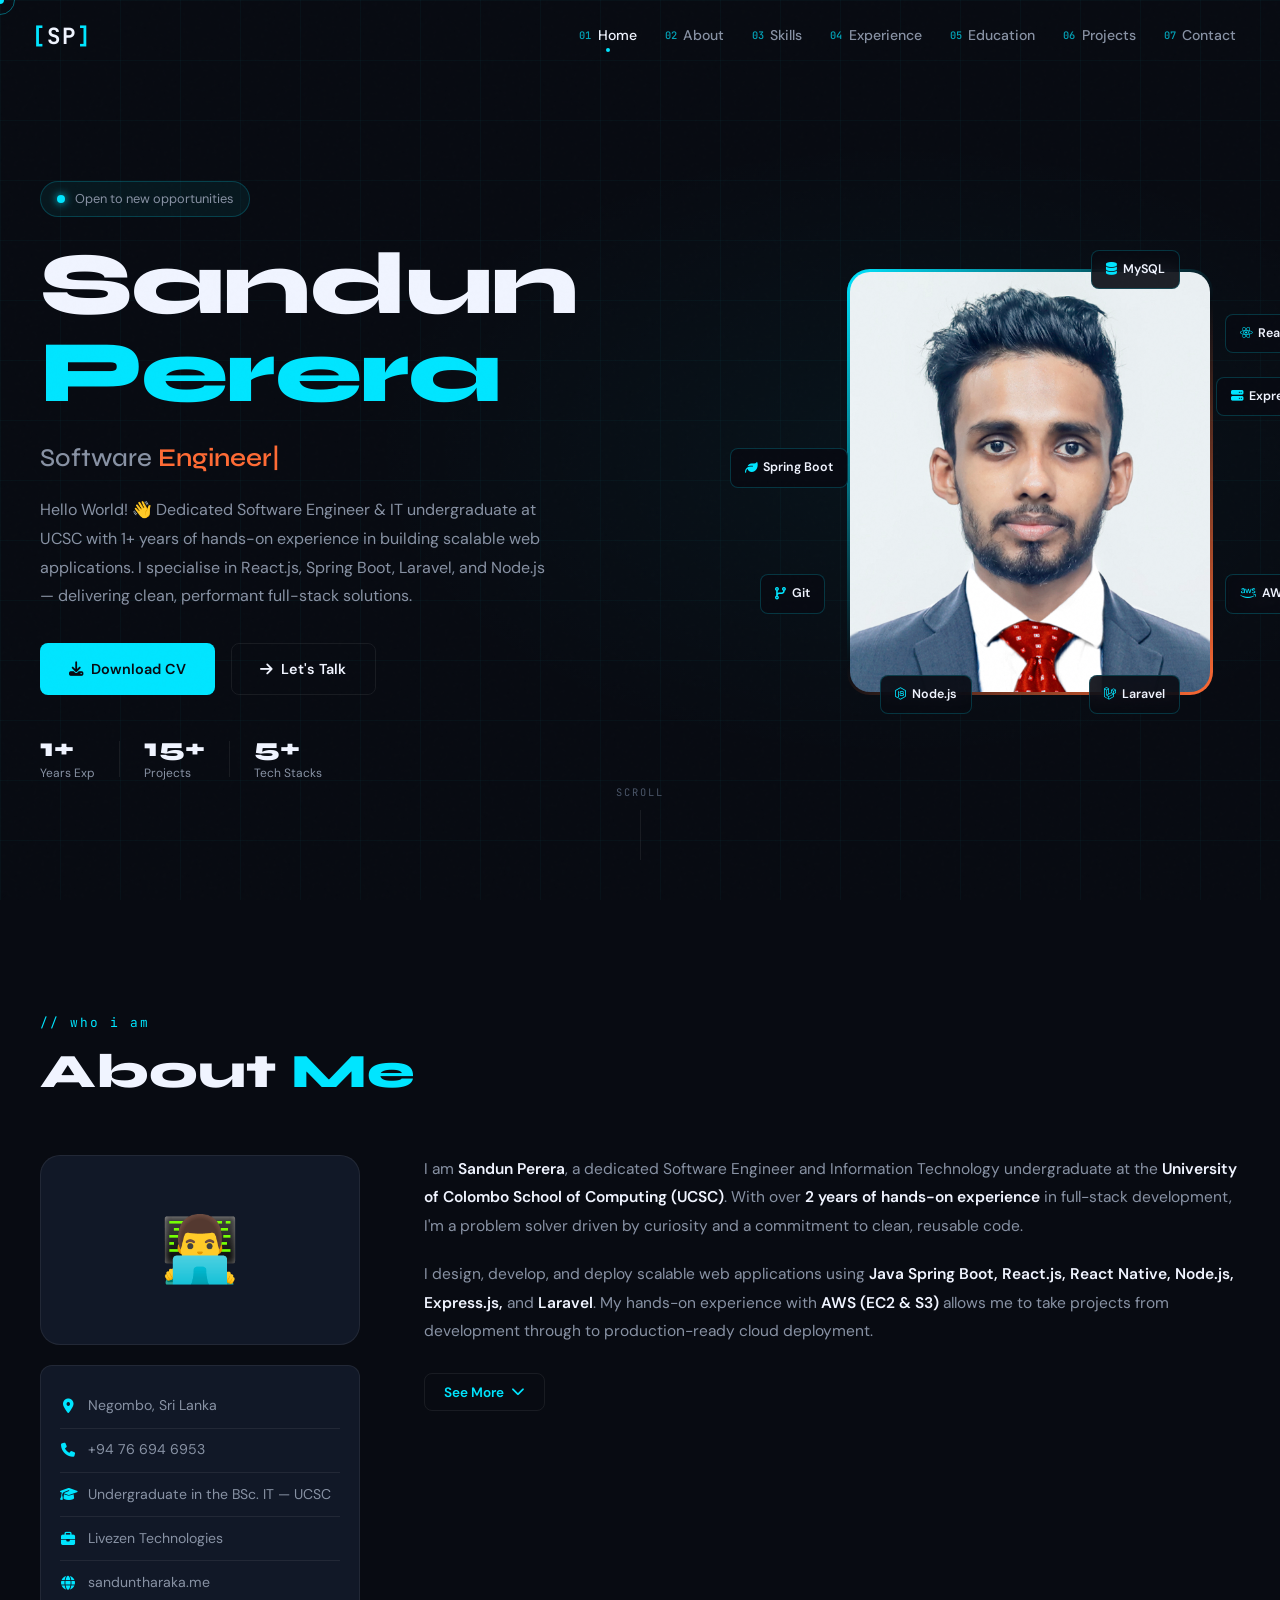
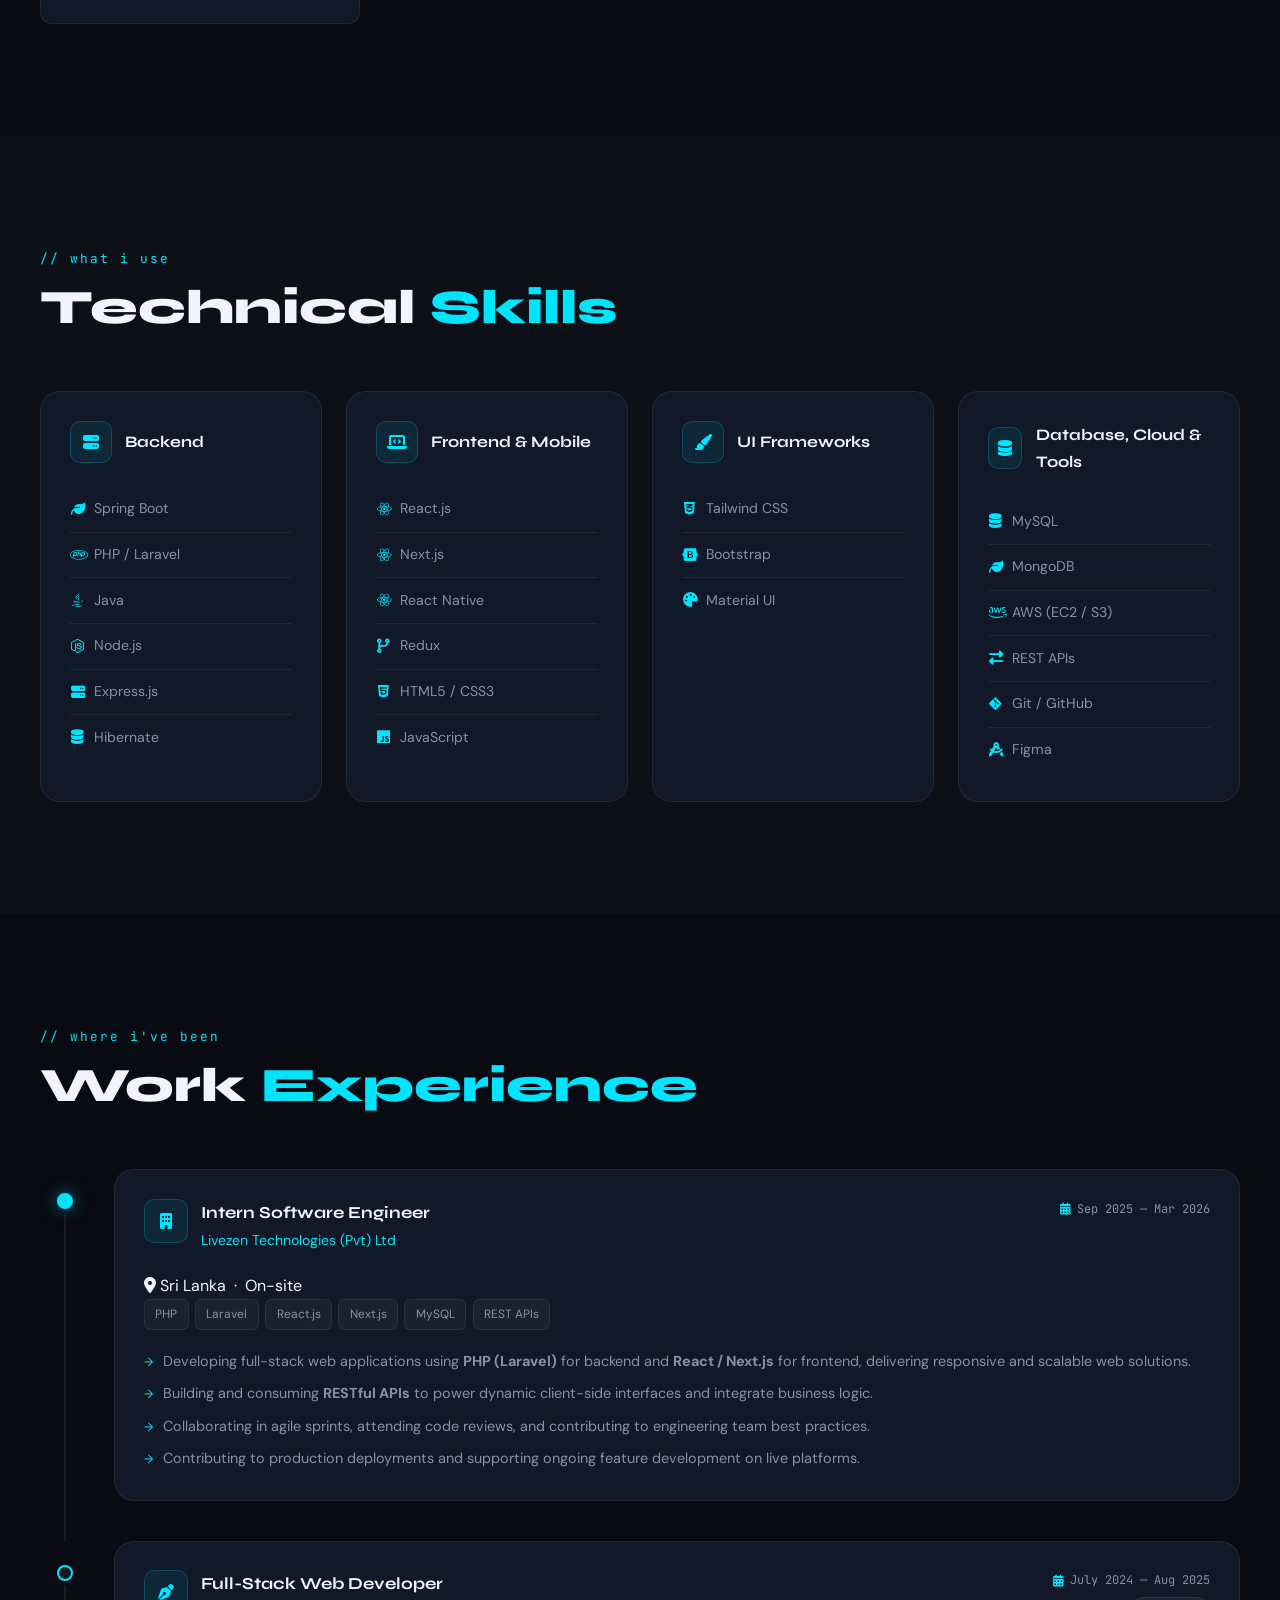
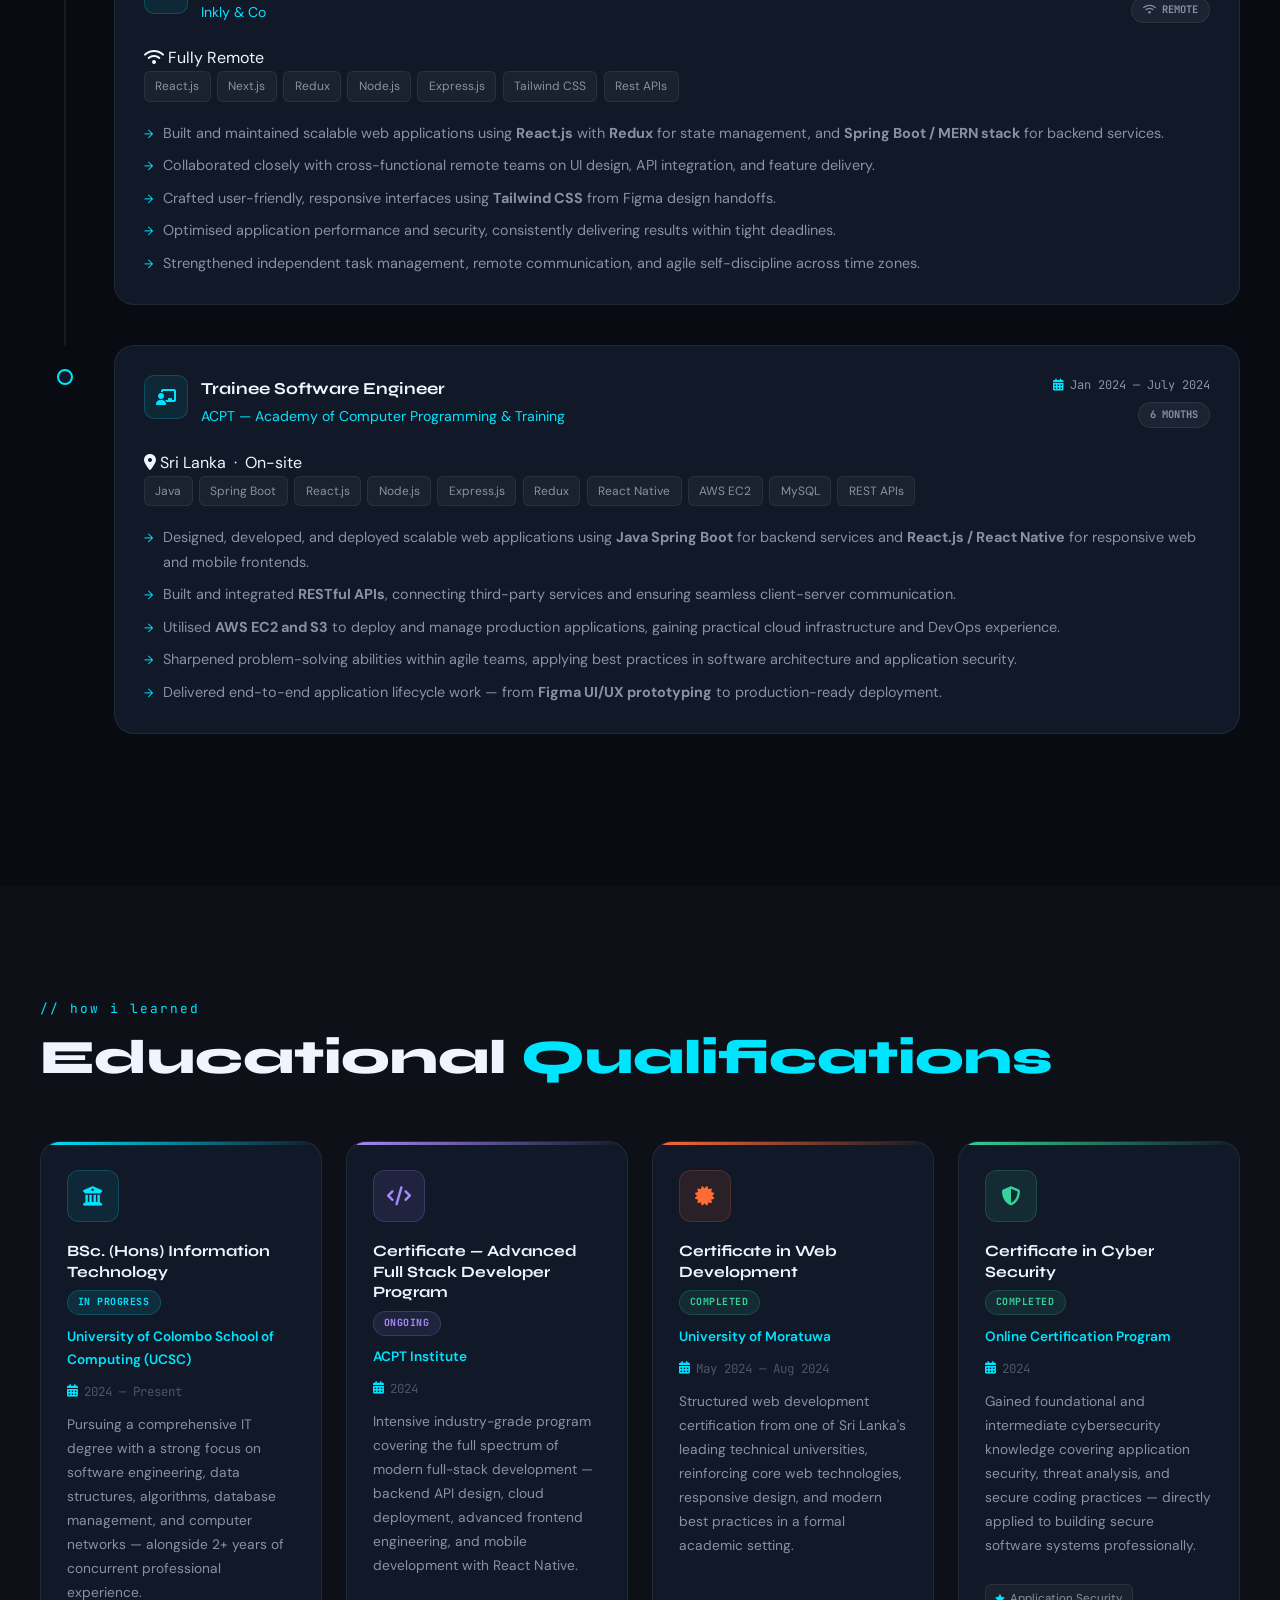
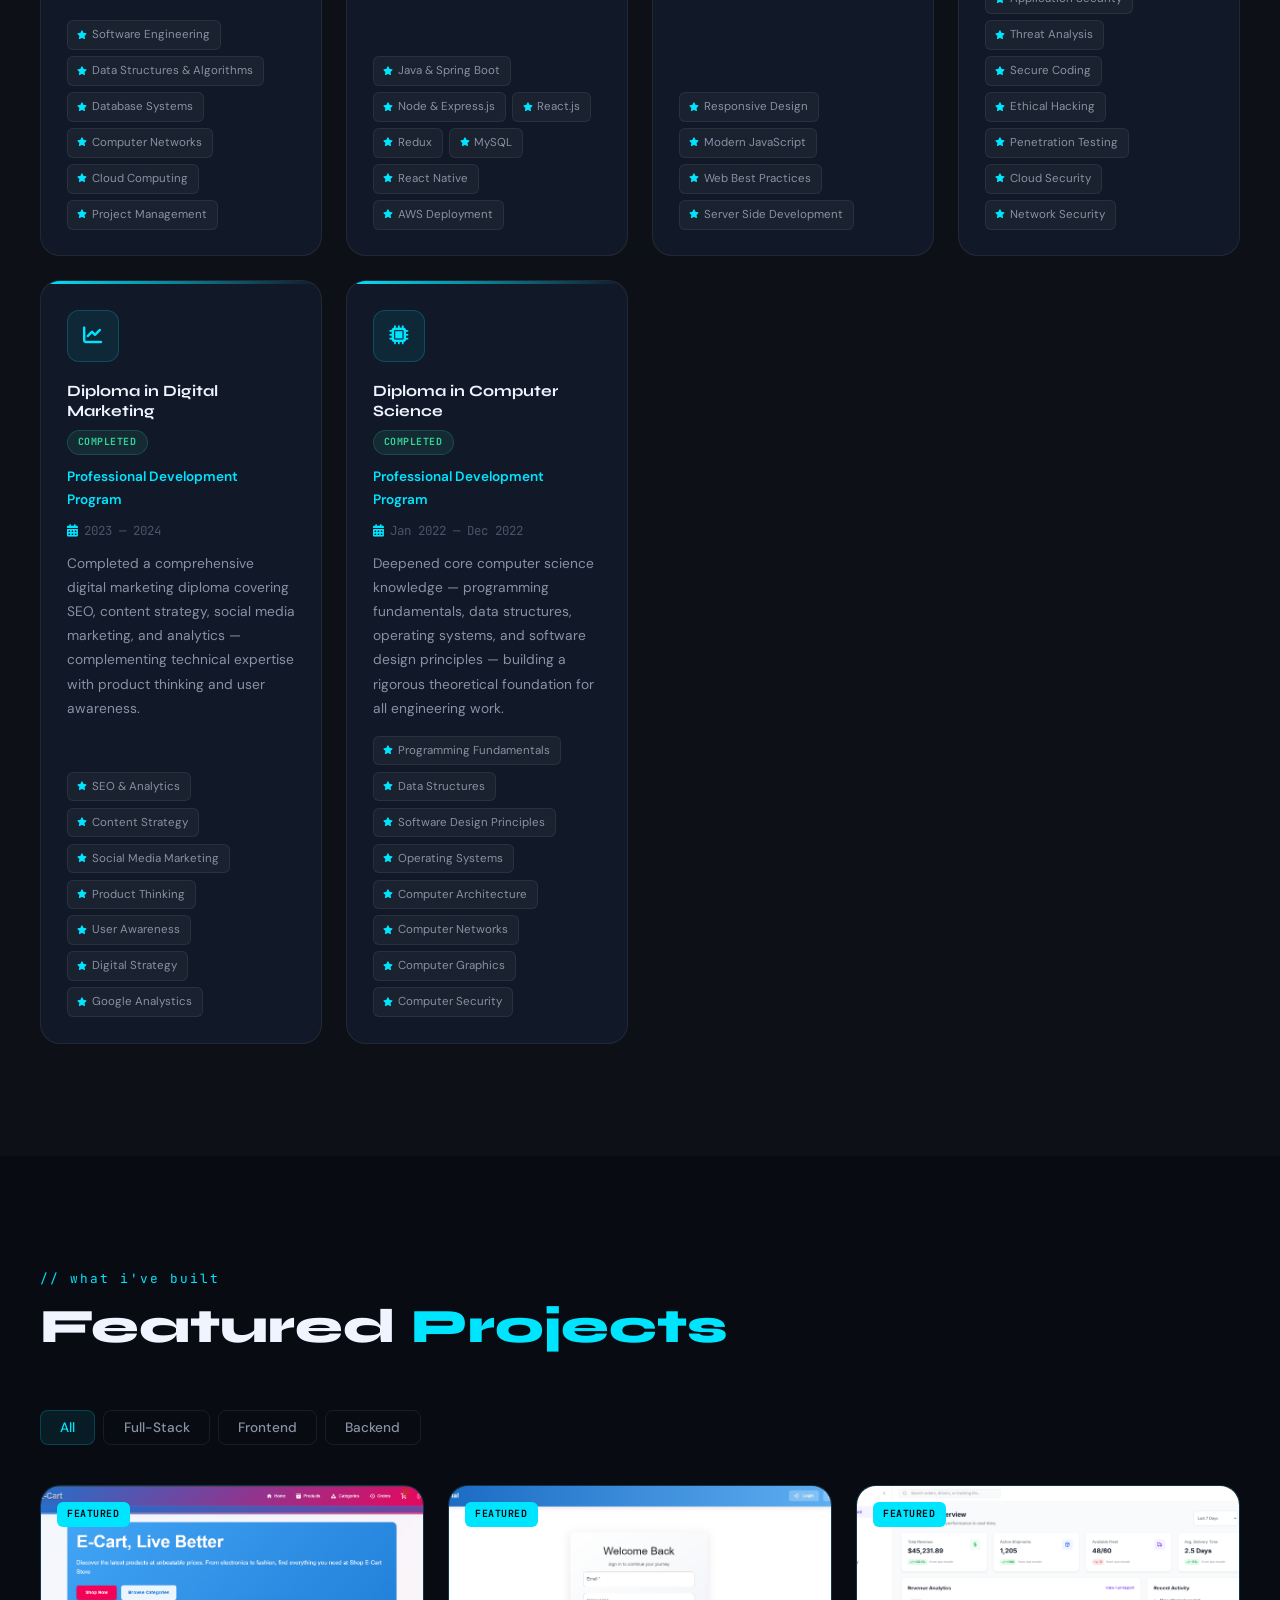
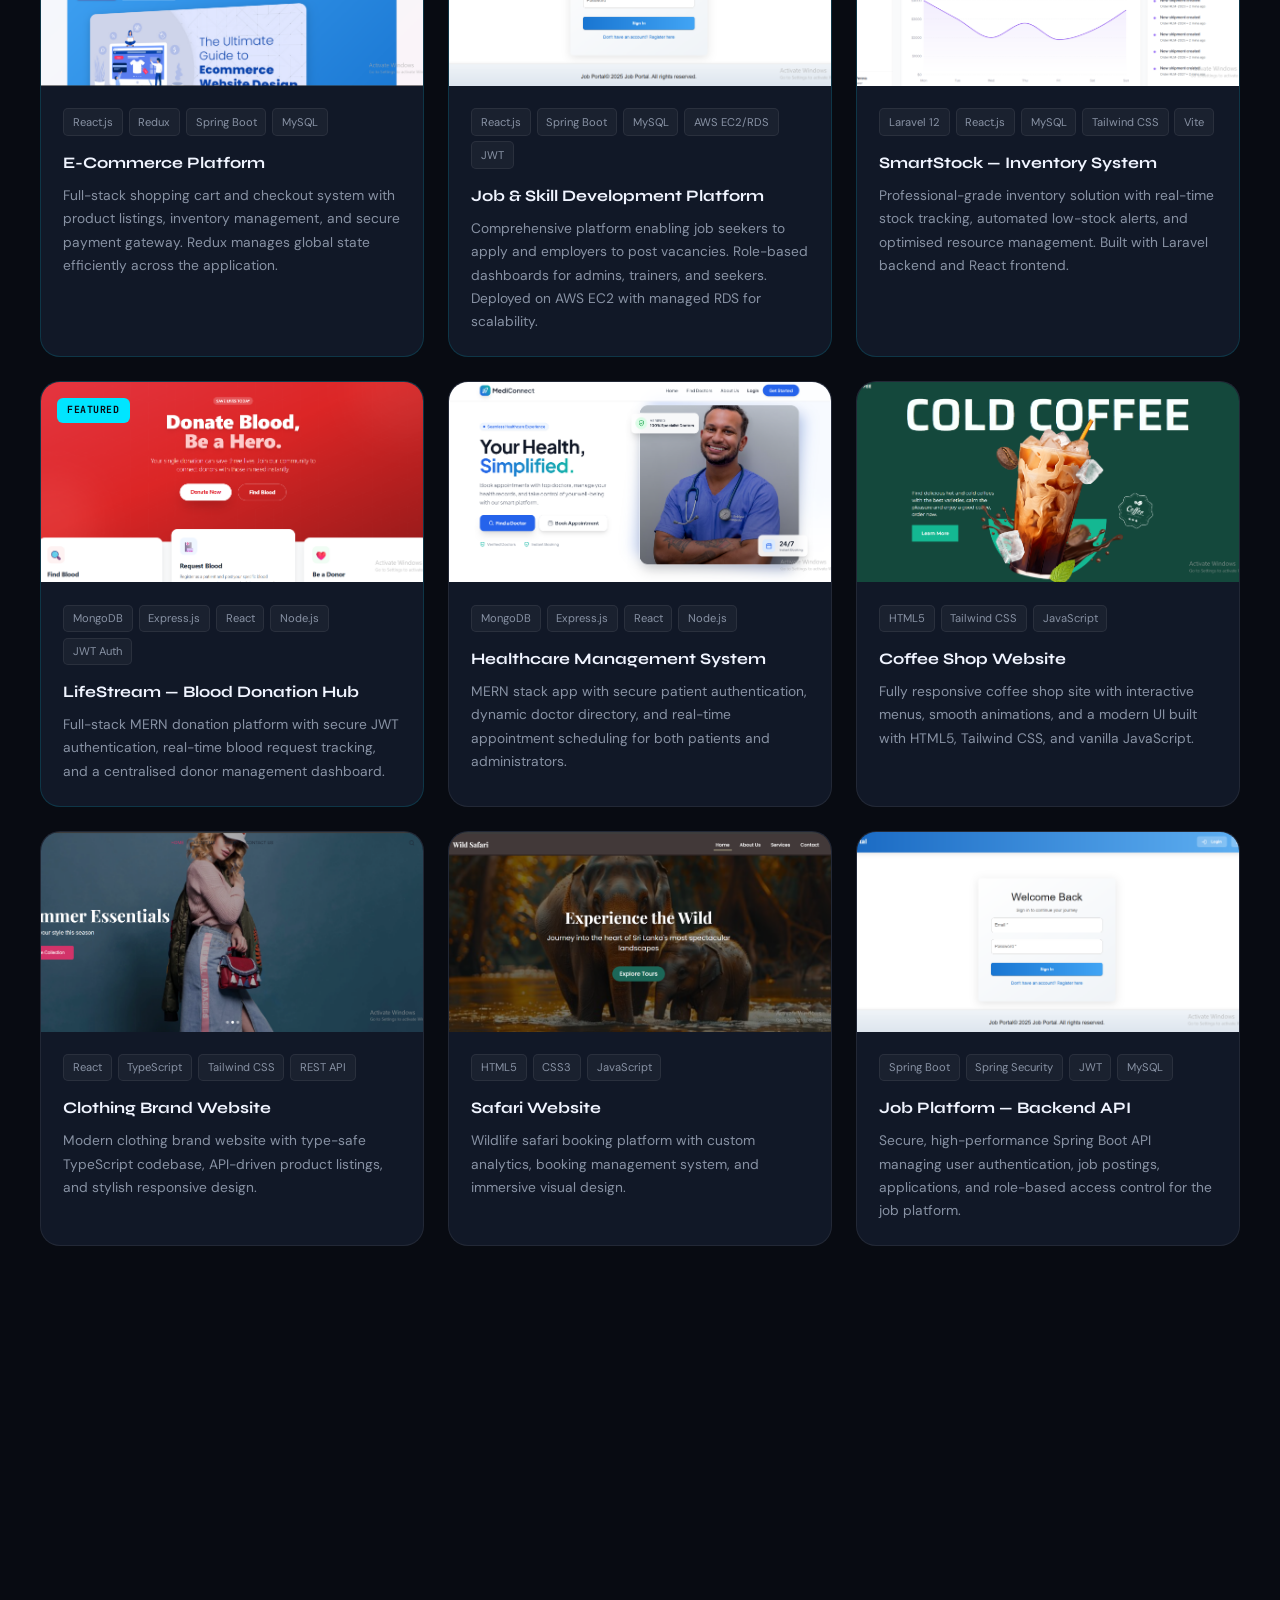
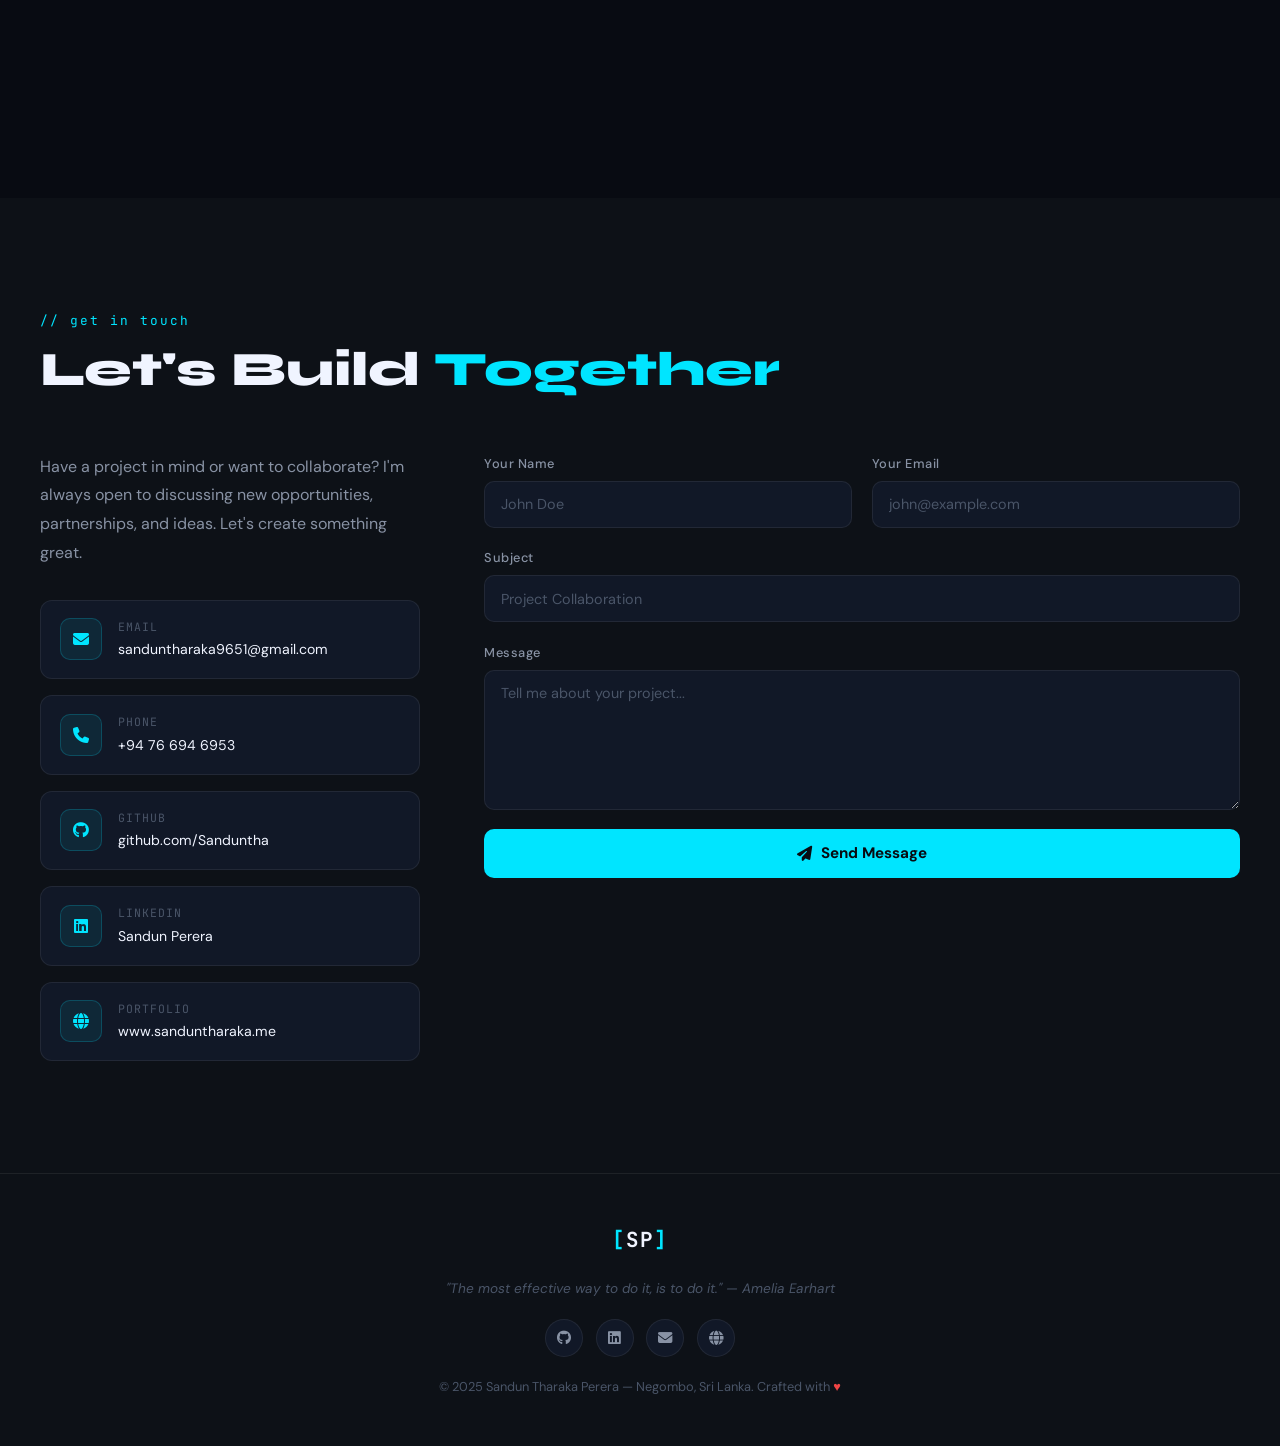
<file: index.html>
<!DOCTYPE html>
<html lang="en">
<head>
  <meta charset="UTF-8">
  <meta name="viewport" content="width=device-width, initial-scale=1.0">
  <title>Sandun Tharaka Perera — Software Engineer</title>
  <link rel="stylesheet" href="https://cdnjs.cloudflare.com/ajax/libs/font-awesome/6.4.0/css/all.min.css">
  <link href="https://fonts.googleapis.com/css2?family=Syne:wght@400;500;600;700;800&family=DM+Sans:wght@300;400;500;600&family=JetBrains+Mono:wght@400;500&display=swap" rel="stylesheet">
  <link rel="stylesheet" href="style.css">
</head>
<body>

  <div class="cursor" id="cursor"></div>
  <div class="cursor-follower" id="cursorFollower"></div>
  <div class="noise-overlay"></div>

  <!-- ══ NAV ══ -->
  <nav id="navbar">
    <div class="nav-container">
      <div class="logo"><span class="logo-bracket">[</span>SP<span class="logo-bracket">]</span></div>
      <ul class="nav-links">
        <li><a href="#home"       class="nav-link active"><span class="nav-num">01</span>Home</a></li>
        <li><a href="#about"      class="nav-link"><span class="nav-num">02</span>About</a></li>
        <li><a href="#skills"     class="nav-link"><span class="nav-num">03</span>Skills</a></li>
        <li><a href="#experience" class="nav-link"><span class="nav-num">04</span>Experience</a></li>
        <li><a href="#education"  class="nav-link"><span class="nav-num">05</span>Education</a></li>
        <li><a href="#projects"   class="nav-link"><span class="nav-num">06</span>Projects</a></li>
        <li><a href="#contact"    class="nav-link"><span class="nav-num">07</span>Contact</a></li>
      </ul>
      <div class="mobile-menu" id="mobileMenu"><span></span><span></span><span></span></div>
    </div>
    <div class="mobile-nav" id="mobileNav">
      <ul>
        <li><a href="#home"       class="mobile-nav-link">Home</a></li>
        <li><a href="#about"      class="mobile-nav-link">About</a></li>
        <li><a href="#skills"     class="mobile-nav-link">Skills</a></li>
        <li><a href="#experience" class="mobile-nav-link">Experience</a></li>
        <li><a href="#education"  class="mobile-nav-link">Education</a></li>
        <li><a href="#projects"   class="mobile-nav-link">Projects</a></li>
        <li><a href="#contact"    class="mobile-nav-link">Contact</a></li>
      </ul>
    </div>
  </nav>

  <!-- ══ HERO ══ -->
  <section id="home" class="hero">
    <div class="hero-grid-lines"></div>
    <div class="hero-content">
      <div class="hero-text">
        <div class="hero-badge">
          <span class="badge-dot"></span>
          <span>Open to new opportunities</span>
        </div>
        <h1 class="hero-name">
          <span class="line-reveal">Sandun</span>
          <span class="line-reveal accent-word">Perera</span>
          <!-- <span class="line-reveal">Perera</span> -->
        </h1>
        <div class="hero-title-wrapper">
          <h2 class="hero-title">Software <span id="typed-text"></span><span class="typed-cursor">|</span></h2>
        </div>
        <p class="hero-desc">Hello World! 👋 Dedicated Software Engineer &amp; IT undergraduate at UCSC with 1+ years of hands-on experience in building scalable web applications. I specialise in React.js, Spring Boot, Laravel, and Node.js — delivering clean, performant full-stack solutions.</p>
        <div class="hero-buttons">
          <a href="https://drive.google.com/file/d/1zS_WMeHnIfjBnfeYIVD7n60N3CQtWucC/view?usp=drive_link" target="_blank" class="btn primary-btn">
            <i class="fas fa-download"></i> Download CV
          </a>
          <a href="#contact" class="btn secondary-btn">
            <i class="fas fa-arrow-right"></i> Let's Talk
          </a>
        </div>
        <div class="hero-stats">
          <div class="stat"><span class="stat-num">1+</span><span class="stat-label">Years Exp</span></div>
          <div class="stat-divider"></div>
          <div class="stat"><span class="stat-num">15+</span><span class="stat-label">Projects</span></div>
          <div class="stat-divider"></div>
          <div class="stat"><span class="stat-num">5</span><span class="stat-label">Tech Stacks</span></div>
        </div>
      </div>
      <div class="hero-image">
        <div class="image-frame">
          <div class="image-border-anim"></div>
          <img src="2.jpg" alt="Sandun Tharaka Perera">
          <div class="image-tag tag-1"><i class="fab fa-react"></i> React.js</div>
          <div class="image-tag tag-3"><i class="fab fa-nextjs"></i> Next.js</div>
          <div class="image-tag tag-2"><i class="fas fa-leaf"></i> Spring Boot</div>
          <div class="image-tag tag-7"><i class="fab fa-laravel"></i> Laravel</div>
          <div class="image-tag tag-10"><i class="fas fa-server"></i> Express.js</div>
          <div class="image-tag tag-3"><i class="fab fa-aws"></i> AWS</div>
          <div class="image-tag tag-4"><i class="fab fa-node-js"></i> Node.js</div>
          <!-- <div class="image-tag tag-5"><i class="fab fa-java"></i> Java</div> -->
          <!-- <div class="image-tag tag-6"><i class="fab fa-php"></i> PHP</div> -->
          <div class="image-tag tag-8"><i class="fas fa-database"></i> MySQL</div>
          <div class="image-tag tag-9"><i class="fas fa-code-branch"></i> Git</div>            

        </div>
      </div>
    </div>
    <div class="scroll-indicator">
      <span>Scroll</span>
      <div class="scroll-line"><div class="scroll-dot"></div></div>
    </div>
  </section>

  <!-- ══ ABOUT ══ -->
  <section id="about" class="section reveal">
    <div class="container">
      <div class="section-header">
        <span class="section-tag">// who i am</span>
        <h2 class="section-title">About <span class="accent">Me</span></h2>
      </div>
      <div class="about-content">
        <div class="about-visual">
          <div class="about-card-stack">
            <div class="about-emoji-card"><span>👨‍💻</span></div>
            <div class="about-info-card">
              <div class="info-row"><i class="fas fa-map-marker-alt"></i> Negombo, Sri Lanka</div>
              <div class="info-row"><i class="fas fa-phone"></i> +94 76 694 6953</div>
              <div class="info-row"><i class="fas fa-graduation-cap"></i> Undergraduate in the BSc. IT — UCSC</div>
              <div class="info-row"><i class="fas fa-briefcase"></i> Livezen Technologies</div>
              <div class="info-row"><i class="fas fa-globe"></i>
                <a href="https://www.sanduntharaka.me" target="_blank">sanduntharaka.me</a>
              </div>
            </div>
          </div>
        </div>
        <div class="about-text">
          <p>I am <strong>Sandun Perera</strong>, a dedicated Software Engineer and Information Technology undergraduate at the <strong>University of Colombo School of Computing (UCSC)</strong>. With over <strong>2 years of hands-on experience</strong> in full-stack development, I'm a problem solver driven by curiosity and a commitment to clean, reusable code.</p>
          <p>I design, develop, and deploy scalable web applications using <strong>Java Spring Boot, React.js, React Native, Node.js, Express.js,</strong> and <strong>Laravel</strong>. My hands-on experience with <strong>AWS (EC2 &amp; S3)</strong> allows me to take projects from development through to production-ready cloud deployment.</p>
          <div id="more-text" class="more-text hidden">
            <p>From on-site agile teams at <strong>ACPT</strong> to fully remote collaboration at <strong>Inkly &amp; Co</strong> and my current role at <strong>Livezen Technologies</strong>, I've thrived in diverse environments — always prioritising clear communication, software quality, and on-time delivery.</p>
            <p>I am passionate about developing efficient, secure, and maintainable software that meets user needs and business goals. I continuously expand my knowledge of emerging technologies to stay at the forefront of the field. My mission is to build digital products that are not only functional, but truly delightful for people to use.</p>
          </div>
          <button id="see-more-btn" class="see-more-btn" onclick="toggleAboutText()">
            <span>See More</span> <i class="fas fa-chevron-down"></i>
          </button>
        </div>
      </div>
    </div>
  </section>

<section id="skills" class="section section-dark reveal">
    <div class="container">
      <div class="section-header">
        <span class="section-tag">// what i use</span>
        <h2 class="section-title">Technical <span class="accent">Skills</span></h2>
      </div>
      <div class="skills-grid">

        <div class="skill-category reveal-child">
          <div class="skill-category-header">
            <div class="skill-icon-wrap"><i class="fas fa-server"></i></div>
            <h3>Backend</h3>
          </div>
          <div class="skill-items">
            <div class="skill-item"><span class="skill-name"><i class="fas fa-leaf"></i> Spring Boot</span></div>
            <div class="skill-item"><span class="skill-name"><i class="fab fa-php"></i> PHP / Laravel</span></div>
            <div class="skill-item"><span class="skill-name"><i class="fab fa-java"></i> Java</span></div>
            <div class="skill-item"><span class="skill-name"><i class="fab fa-node-js"></i> Node.js</span></div>
            <div class="skill-item"><span class="skill-name"><i class="fas fa-server"></i> Express.js</span></div>
            <div class="skill-item"><span class="skill-name"><i class="fas fa-database"></i> Hibernate</span></div>
          </div>
        </div>

        <div class="skill-category reveal-child">
          <div class="skill-category-header">
            <div class="skill-icon-wrap"><i class="fas fa-laptop-code"></i></div>
            <h3>Frontend &amp; Mobile</h3>
          </div>
          <div class="skill-items">
            <div class="skill-item"><span class="skill-name"><i class="fab fa-react"></i> React.js</span></div>
            <div class="skill-item"><span class="skill-name"><i class="fab fa-react"></i> Next.js</span></div>
            <div class="skill-item"><span class="skill-name"><i class="fab fa-react"></i> React Native</span></div>
            <div class="skill-item"><span class="skill-name"><i class="fas fa-code-branch"></i> Redux</span></div>
            <div class="skill-item"><span class="skill-name"><i class="fab fa-html5"></i> HTML5 / CSS3</span></div>
            <div class="skill-item"><span class="skill-name"><i class="fab fa-js"></i> JavaScript</span></div>
          </div>
        </div>

        <div class="skill-category reveal-child">
          <div class="skill-category-header">
            <div class="skill-icon-wrap"><i class="fas fa-paint-brush"></i></div>
            <h3>UI Frameworks</h3>
          </div>
          <div class="skill-items">
            <div class="skill-item"><span class="skill-name"><i class="fab fa-css3-alt"></i> Tailwind CSS</span></div>
            <div class="skill-item"><span class="skill-name"><i class="fab fa-bootstrap"></i> Bootstrap</span></div>
            <div class="skill-item"><span class="skill-name"><i class="fas fa-palette"></i> Material UI</span></div>
          </div>
        </div>

        <div class="skill-category reveal-child">
          <div class="skill-category-header">
            <div class="skill-icon-wrap"><i class="fas fa-database"></i></div>
            <h3>Database, Cloud &amp; Tools</h3>
          </div>
          <div class="skill-items">
            <div class="skill-item"><span class="skill-name"><i class="fas fa-database"></i> MySQL</span></div>
            <div class="skill-item"><span class="skill-name"><i class="fas fa-leaf"></i> MongoDB</span></div>
            <div class="skill-item"><span class="skill-name"><i class="fab fa-aws"></i> AWS (EC2 / S3)</span></div>
            <div class="skill-item"><span class="skill-name"><i class="fas fa-exchange-alt"></i> REST APIs</span></div>
            <div class="skill-item"><span class="skill-name"><i class="fab fa-git-alt"></i> Git / GitHub</span></div>
            <div class="skill-item"><span class="skill-name"><i class="fas fa-drafting-compass"></i> Figma</span></div>
          </div>
        </div>

      </div>
    </div>
  </section>

  <!-- ══ EXPERIENCE ══ -->
  <section id="experience" class="section reveal">
    <div class="container">
      <div class="section-header">
        <span class="section-tag">// where i've been</span>
        <h2 class="section-title">Work <span class="accent">Experience</span></h2>
      </div>
      <div class="timeline">

        <!-- Livezen Technologies -->
        <div class="timeline-item reveal-child">
          <div class="timeline-marker">
            <div class="timeline-dot current"></div>
            <div class="timeline-line"></div>
          </div>
          <div class="timeline-content">
            <div class="exp-card">
              <div class="exp-card-header">
                <div class="exp-company-wrap">
                  <div class="exp-company-icon"><i class="fas fa-building"></i></div>
                  <div>
                    <h3 class="exp-role">Intern Software Engineer</h3>
                    <p class="exp-company">Livezen Technologies (Pvt) Ltd</p>
                  </div>
                </div>
                <div class="exp-meta">
                  <span class="exp-period"><i class="fas fa-calendar-alt"></i> Sep 2025 — Mar 2026</span>
                  <!-- <span class="exp-badge current-badge">Current</span> -->
                </div>
              </div>
              <div class="exp-location"><i class="fas fa-map-marker-alt"></i> Sri Lanka &nbsp;·&nbsp; On-site</div>
              <div class="exp-tags">
                <span>PHP</span><span>Laravel</span><span>React.js</span><span>Next.js</span><span>MySQL</span><span>REST APIs</span>
              </div>
              <ul class="exp-duties">
                <li>Developing full-stack web applications using <strong>PHP (Laravel)</strong> for backend and <strong>React / Next.js</strong> for frontend, delivering responsive and scalable web solutions.</li>
                <li>Building and consuming <strong>RESTful APIs</strong> to power dynamic client-side interfaces and integrate business logic.</li>
                <li>Collaborating in agile sprints, attending code reviews, and contributing to engineering team best practices.</li>
                <li>Contributing to production deployments and supporting ongoing feature development on live platforms.</li>
              </ul>
            </div>
          </div>
        </div>

        <!-- Inkly & Co -->
        <div class="timeline-item reveal-child">
          <div class="timeline-marker">
            <div class="timeline-dot"></div>
            <div class="timeline-line"></div>
          </div>
          <div class="timeline-content">
            <div class="exp-card">
              <div class="exp-card-header">
                <div class="exp-company-wrap">
                  <div class="exp-company-icon"><i class="fas fa-pen-nib"></i></div>
                  <div>
                    <h3 class="exp-role">Full-Stack Web Developer</h3>
                    <p class="exp-company">Inkly &amp; Co</p>
                  </div>
                </div>
                <div class="exp-meta">
                  <span class="exp-period"><i class="fas fa-calendar-alt"></i> July 2024 — Aug 2025</span>
                  <span class="exp-badge remote-badge"><i class="fas fa-wifi"></i> Remote</span>
                </div>
              </div>
              <div class="exp-location"><i class="fas fa-wifi"></i> Fully Remote</div>
              <div class="exp-tags">
                <span>React.js</span><span>Next.js</span><span>Redux</span><span>Node.js</span><span>Express.js</span><span>Tailwind CSS</span>
                <span>Rest APIs</span>
              </div>
              <ul class="exp-duties">
                <li>Built and maintained scalable web applications using <strong>React.js</strong> with <strong>Redux</strong> for state management, and <strong>Spring Boot / MERN stack</strong> for backend services.</li>
                <li>Collaborated closely with cross-functional remote teams on UI design, API integration, and feature delivery.</li>
                <li>Crafted user-friendly, responsive interfaces using <strong>Tailwind CSS</strong> from Figma design handoffs.</li>
                <li>Optimised application performance and security, consistently delivering results within tight deadlines.</li>
                <li>Strengthened independent task management, remote communication, and agile self-discipline across time zones.</li>
              </ul>
            </div>
          </div>
        </div>

        <!-- ACPT -->
        <div class="timeline-item reveal-child">
          <div class="timeline-marker">
            <div class="timeline-dot"></div>
          </div>
          <div class="timeline-content">
            <div class="exp-card">
              <div class="exp-card-header">
                <div class="exp-company-wrap">
                  <div class="exp-company-icon"><i class="fas fa-chalkboard-teacher"></i></div>
                  <div>
                    <h3 class="exp-role">Trainee Software Engineer</h3>
                    <p class="exp-company">ACPT — Academy of Computer Programming &amp; Training</p>
                  </div>
                </div>
                <div class="exp-meta">
                  <span class="exp-period"><i class="fas fa-calendar-alt"></i> Jan 2024 — July 2024</span>
                  <span class="exp-badge">6 months</span>
                </div>
              </div>
              <div class="exp-location"><i class="fas fa-map-marker-alt"></i> Sri Lanka &nbsp;·&nbsp; On-site</div>
              <div class="exp-tags">
                <span>Java</span><span>Spring Boot</span><span>React.js</span><span>Node.js</span><span>Express.js</span><span>Redux</span><span>React Native</span><span>AWS EC2</span><span>MySQL</span><span>REST APIs</span>
              </div>
              <ul class="exp-duties">
                <li>Designed, developed, and deployed scalable web applications using <strong>Java Spring Boot</strong> for backend services and <strong>React.js / React Native</strong> for responsive web and mobile frontends.</li>
                <li>Built and integrated <strong>RESTful APIs</strong>, connecting third-party services and ensuring seamless client-server communication.</li>
                <li>Utilised <strong>AWS EC2 and S3</strong> to deploy and manage production applications, gaining practical cloud infrastructure and DevOps experience.</li>
                <li>Sharpened problem-solving abilities within agile teams, applying best practices in software architecture and application security.</li>
                <li>Delivered end-to-end application lifecycle work — from <strong>Figma UI/UX prototyping</strong> to production-ready deployment.</li>
              </ul>
            </div>
          </div>
        </div>

      </div>
    </div>
  </section>

  <!-- ══ EDUCATION ══ -->
  <section id="education" class="section section-dark reveal">
    <div class="container">
      <div class="section-header">
        <span class="section-tag">// how i learned</span>
        <h2 class="section-title">Educational <span class="accent">Qualifications</span></h2>
      </div>
      <div class="edu-grid">

        <div class="edu-card reveal-child">
          <div class="edu-card-accent"></div>
          <div class="edu-icon"><i class="fas fa-university"></i></div>
          <div class="edu-content">
            <div class="edu-header">
              <h3>BSc. (Hons) Information Technology</h3>
              <span class="edu-status current-status">In Progress</span>
            </div>
            <p class="edu-institution">University of Colombo School of Computing (UCSC)</p>
            <p class="edu-period"><i class="fas fa-calendar-alt"></i> 2024 — Present</p>
            <p class="edu-desc">Pursuing a comprehensive IT degree with a strong focus on software engineering, data structures, algorithms, database management, and computer networks — alongside 2+ years of concurrent professional experience.</p>
            <div class="edu-highlights">
              <span><i class="fas fa-star"></i> Software Engineering</span>
              <span><i class="fas fa-star"></i> Data Structures &amp; Algorithms</span>
              <span><i class="fas fa-star"></i> Database Systems</span>
              <span><i class="fas fa-star"></i> Computer Networks</span>
              <span><i class="fas fa-star"></i> Cloud Computing</span>
              <span><i class="fas fa-star"></i> Project Management</span>
            </div>
          </div>
        </div>

        <div class="edu-card reveal-child">
          <div class="edu-card-accent accent-2"></div>
          <div class="edu-icon accent-icon-2"><i class="fas fa-code"></i></div>
          <div class="edu-content">
            <div class="edu-header">
              <h3>Certificate — Advanced Full Stack Developer Program</h3>
              <span class="edu-status ongoing-status">Ongoing</span>
            </div>
            <p class="edu-institution">ACPT Institute</p>
            <p class="edu-period"><i class="fas fa-calendar-alt"></i>2024</p>
            <p class="edu-desc">Intensive industry-grade program covering the full spectrum of modern full-stack development — backend API design, cloud deployment, advanced frontend engineering, and mobile development with React Native.</p>
            <div class="edu-highlights">
              <span><i class="fas fa-star"></i> Java &amp; Spring Boot</span>
              <span><i class="fas fa-star"></i> Node &amp; Express.js</span>
              <span><i class="fas fa-star"></i> React.js</span>
              <span><i class="fas fa-star"></i> Redux</span>
              <span><i class="fas fa-star"></i> MySQL</span>
              <span><i class="fas fa-star"></i> React Native</span>
              <span><i class="fas fa-star"></i> AWS Deployment</span>
            </div>
          </div>
        </div>

        <div class="edu-card reveal-child">
          <div class="edu-card-accent accent-3"></div>
          <div class="edu-icon accent-icon-3"><i class="fas fa-certificate"></i></div>
          <div class="edu-content">
            <div class="edu-header">
              <h3>Certificate in Web Development</h3>
              <span class="edu-status completed-status">Completed</span>
            </div>
            <p class="edu-institution">University of Moratuwa</p>
            <p class="edu-period"><i class="fas fa-calendar-alt"></i> May 2024 — Aug 2024</p>
            <p class="edu-desc">Structured web development certification from one of Sri Lanka's leading technical universities, reinforcing core web technologies, responsive design, and modern best practices in a formal academic setting.</p>
            <div class="edu-highlights">
              <span><i class="fas fa-star"></i> Responsive Design</span>
              <span><i class="fas fa-star"></i> Modern JavaScript</span>
              <span><i class="fas fa-star"></i> Web Best Practices</span>
              <span><i class="fas fa-star"></i> Server Side Development</span>
            </div>
          </div>
        </div>

        <div class="edu-card reveal-child">
          <div class="edu-card-accent accent-4"></div>
          <div class="edu-icon accent-icon-4"><i class="fas fa-shield-alt"></i></div>
          <div class="edu-content">
            <div class="edu-header">
              <h3>Certificate in Cyber Security</h3>
              <span class="edu-status completed-status">Completed</span>
            </div>
            <p class="edu-institution">Online Certification Program</p>
            <p class="edu-period"><i class="fas fa-calendar-alt"></i> 2024</p>
            <p class="edu-desc">Gained foundational and intermediate cybersecurity knowledge covering application security, threat analysis, and secure coding practices — directly applied to building secure software systems professionally.</p>
            <div class="edu-highlights">
              <span><i class="fas fa-star"></i> Application Security</span>
              <span><i class="fas fa-star"></i> Threat Analysis</span>
              <span><i class="fas fa-star"></i> Secure Coding</span>
              <span><i class="fas fa-star"></i> Ethical Hacking</span>
              <span><i class="fas fa-star"></i> Penetration Testing</span>
              <span><i class="fas fa-star"></i> Cloud Security</span>
              <span><i class="fas fa-star"></i> Network Security</span>
            </div>
          </div>
        </div>

        <div class="edu-card reveal-child">
          <div class="edu-card-accent accent-5"></div>
          <div class="edu-icon accent-icon-5"><i class="fas fa-chart-line"></i></div>
          <div class="edu-content">
            <div class="edu-header">
              <h3>Diploma in Digital Marketing</h3>
              <span class="edu-status completed-status">Completed</span>
            </div>
            <p class="edu-institution">Professional Development Program</p>
            <p class="edu-period"><i class="fas fa-calendar-alt"></i> 2023 — 2024</p>
            <p class="edu-desc">Completed a comprehensive digital marketing diploma covering SEO, content strategy, social media marketing, and analytics — complementing technical expertise with product thinking and user awareness.</p>
            <div class="edu-highlights">
              <span><i class="fas fa-star"></i> SEO &amp; Analytics</span>
              <span><i class="fas fa-star"></i> Content Strategy</span>
              <span><i class="fas fa-star"></i> Social Media Marketing</span>
              <span><i class="fas fa-star"></i> Product Thinking</span>
              <span><i class="fas fa-star"></i> User Awareness</span>
              <span><i class="fas fa-star"></i> Digital Strategy</span>
              <span><i class="fas fa-star"></i> Google Analystics</span>
            </div>
          </div>
        </div>

        <div class="edu-card reveal-child">
          <div class="edu-card-accent accent-6"></div>
          <div class="edu-icon accent-icon-6"><i class="fas fa-microchip"></i></div>
          <div class="edu-content">
            <div class="edu-header">
              <h3>Diploma in Computer Science</h3>
              <span class="edu-status completed-status">Completed</span>
            </div>
            <p class="edu-institution">Professional Development Program</p>
            <p class="edu-period"><i class="fas fa-calendar-alt"></i> Jan 2022 — Dec 2022</p>
            <p class="edu-desc">Deepened core computer science knowledge — programming fundamentals, data structures, operating systems, and software design principles — building a rigorous theoretical foundation for all engineering work.</p>
            <div class="edu-highlights">
              <span><i class="fas fa-star"></i> Programming Fundamentals</span>
              <span><i class="fas fa-star"></i> Data Structures</span>
              <span><i class="fas fa-star"></i> Software Design Principles</span>
              <span><i class="fas fa-star"></i> Operating Systems</span>
              <span><i class="fas fa-star"></i> Computer Architecture</span>
              <span><i class="fas fa-star"></i> Computer Networks</span>
              <span><i class="fas fa-star"></i> Computer Graphics</span>
              <span><i class="fas fa-star"></i> Computer Security</span>
            </div>
          </div>
        </div>

      </div>
    </div>
  </section>

  <!-- ══ PROJECTS ══ -->
  <section id="projects" class="section reveal">
    <div class="container">
      <div class="section-header">
        <span class="section-tag">// what i've built</span>
        <h2 class="section-title">Featured <span class="accent">Projects</span></h2>
      </div>

      <div class="projects-filter">
        <button class="filter-btn active" data-filter="all">All</button>
        <button class="filter-btn" data-filter="fullstack">Full-Stack</button>
        <button class="filter-btn" data-filter="frontend">Frontend</button>
        <button class="filter-btn" data-filter="backend">Backend</button>
      </div>

      <div class="projects-grid">

        <div class="project-card featured reveal-child" data-category="fullstack">
          <div class="project-featured-badge">Featured</div>
          <div class="project-img-wrap">
            <img src="project1.jpg" alt="E-Commerce Platform">
            <div class="project-overlay">
              <div class="project-links-overlay">
                <a href="https://github.com/Sanduntha/e_cart" target="_blank"><i class="fab fa-github"></i></a>
                <a href="https://fabulous-muffin-1e6f5f.netlify.app/" target="_blank"><i class="fas fa-external-link-alt"></i></a>
              </div>
            </div>
          </div>
          <div class="project-body">
            <div class="project-tags"><span>React.js</span><span>Redux</span><span>Spring Boot</span><span>MySQL</span></div>
            <h3>E-Commerce Platform</h3>
            <p>Full-stack shopping cart and checkout system with product listings, inventory management, and secure payment gateway. Redux manages global state efficiently across the application.</p>
          </div>
        </div>

        <div class="project-card featured reveal-child" data-category="fullstack">
          <div class="project-featured-badge">Featured</div>
          <div class="project-img-wrap">
            <img src="Project5.jpg" alt="Job & Skill Development Platform">
            <div class="project-overlay">
              <div class="project-links-overlay">
                <a href="https://github.com/Sanduntha/job-web-frontend" target="_blank" title="Frontend"><i class="fab fa-github"></i></a>
                <a href="https://github.com/Sanduntha/job-web-backend" target="_blank" title="Backend"><i class="fas fa-server"></i></a>
              </div>
            </div>
          </div>
          <div class="project-body">
            <div class="project-tags"><span>React.js</span><span>Spring Boot</span><span>MySQL</span><span>AWS EC2/RDS</span><span>JWT</span></div>
            <h3>Job &amp; Skill Development Platform</h3>
            <p>Comprehensive platform enabling job seekers to apply and employers to post vacancies. Role-based dashboards for admins, trainers, and seekers. Deployed on AWS EC2 with managed RDS for scalability.</p>
          </div>
        </div>

        <div class="project-card featured reveal-child" data-category="fullstack">
          <div class="project-featured-badge">Featured</div>
          <div class="project-img-wrap">
            <img src="project10.jpg" alt="SmartStock Inventory">
            <div class="project-overlay">
              <div class="project-links-overlay">
                <a href="https://github.com/Sanduntha/full-stack-inventry-manegement-system" target="_blank"><i class="fab fa-github"></i></a>
                <a href="https://unique-meerkat-a3ee8a.netlify.app/" target="_blank"><i class="fas fa-external-link-alt"></i></a>
              </div>
            </div>
          </div>
          <div class="project-body">
            <div class="project-tags"><span>Laravel 12</span><span>React.js</span><span>MySQL</span><span>Tailwind CSS</span><span>Vite</span></div>
            <h3>SmartStock — Inventory System</h3>
            <p>Professional-grade inventory solution with real-time stock tracking, automated low-stock alerts, and optimised resource management. Built with Laravel backend and React frontend.</p>
          </div>
        </div>

        <div class="project-card featured reveal-child" data-category="fullstack">
          <div class="project-featured-badge">Featured</div>
          <div class="project-img-wrap">
            <img src="project9.jpg" alt="LifeStream Blood Donation">
            <div class="project-overlay">
              <div class="project-links-overlay">
                <a href="https://github.com/Sanduntha/full-stack-blood-donation-web" target="_blank"><i class="fab fa-github"></i></a>
                <a href="https://lovely-longma-262a2b.netlify.app/" target="_blank"><i class="fas fa-external-link-alt"></i></a>
              </div>
            </div>
          </div>
          <div class="project-body">
            <div class="project-tags"><span>MongoDB</span><span>Express.js</span><span>React</span><span>Node.js</span><span>JWT Auth</span></div>
            <h3>LifeStream — Blood Donation Hub</h3>
            <p>Full-stack MERN donation platform with secure JWT authentication, real-time blood request tracking, and a centralised donor management dashboard.</p>
          </div>
        </div>

        <div class="project-card reveal-child" data-category="fullstack">
          <div class="project-img-wrap">
            <img src="project8.jpg" alt="Healthcare System">
            <div class="project-overlay">
              <div class="project-links-overlay">
                <a href="https://github.com/Sanduntha/full-stack-health-care-website.git" target="_blank"><i class="fab fa-github"></i></a>
              </div>
            </div>
          </div>
          <div class="project-body">
            <div class="project-tags"><span>MongoDB</span><span>Express.js</span><span>React</span><span>Node.js</span></div>
            <h3>Healthcare Management System</h3>
            <p>MERN stack app with secure patient authentication, dynamic doctor directory, and real-time appointment scheduling for both patients and administrators.</p>
          </div>
        </div>

        <div class="project-card reveal-child" data-category="frontend">
          <div class="project-img-wrap">
            <img src="Project3.jpg" alt="Coffee Shop Website">
            <div class="project-overlay">
              <div class="project-links-overlay">
                <a href="https://github.com/Sanduntha/coffee-shop-website" target="_blank"><i class="fab fa-github"></i></a>
                <a href="https://gleaming-kleicha-347bc0.netlify.app/" target="_blank"><i class="fas fa-external-link-alt"></i></a>
              </div>
            </div>
          </div>
          <div class="project-body">
            <div class="project-tags"><span>HTML5</span><span>Tailwind CSS</span><span>JavaScript</span></div>
            <h3>Coffee Shop Website</h3>
            <p>Fully responsive coffee shop site with interactive menus, smooth animations, and a modern UI built with HTML5, Tailwind CSS, and vanilla JavaScript.</p>
          </div>
        </div>

        <div class="project-card reveal-child" data-category="frontend">
          <div class="project-img-wrap">
            <img src="project4.jpg" alt="Clothing Brand">
            <div class="project-overlay">
              <div class="project-links-overlay">
                <a href="https://github.com/Sanduntha/clothing_web" target="_blank"><i class="fab fa-github"></i></a>
                <a href="https://clothingwebb.netlify.app/" target="_blank"><i class="fas fa-external-link-alt"></i></a>
              </div>
            </div>
          </div>
          <div class="project-body">
            <div class="project-tags"><span>React</span><span>TypeScript</span><span>Tailwind CSS</span><span>REST API</span></div>
            <h3>Clothing Brand Website</h3>
            <p>Modern clothing brand website with type-safe TypeScript codebase, API-driven product listings, and stylish responsive design.</p>
          </div>
        </div>

        <div class="project-card reveal-child" data-category="frontend">
          <div class="project-img-wrap">
            <img src="project2.jpg" alt="Safari Website">
            <div class="project-overlay">
              <div class="project-links-overlay">
                <a href="https://github.com/Sanduntha/safari_web" target="_blank"><i class="fab fa-github"></i></a>
                <a href="https://amazing-tiramisu-105122.netlify.app/" target="_blank"><i class="fas fa-external-link-alt"></i></a>
              </div>
            </div>
          </div>
          <div class="project-body">
            <div class="project-tags"><span>HTML5</span><span>CSS3</span><span>JavaScript</span></div>
            <h3>Safari Website</h3>
            <p>Wildlife safari booking platform with custom analytics, booking management system, and immersive visual design.</p>
          </div>
        </div>

        <div class="project-card reveal-child" data-category="backend">
          <div class="project-img-wrap">
            <img src="Project5.jpg" alt="Job Platform Backend">
            <div class="project-overlay">
              <div class="project-links-overlay">
                <a href="https://github.com/Sanduntha/job-web-backend" target="_blank"><i class="fab fa-github"></i></a>
              </div>
            </div>
          </div>
          <div class="project-body">
            <div class="project-tags"><span>Spring Boot</span><span>Spring Security</span><span>JWT</span><span>MySQL</span></div>
            <h3>Job Platform — Backend API</h3>
            <p>Secure, high-performance Spring Boot API managing user authentication, job postings, applications, and role-based access control for the job platform.</p>
          </div>
        </div>

        <div class="project-card reveal-child" data-category="frontend">
          <div class="project-img-wrap">
            <img src="project6.jpg" alt="Fashion Website">
            <div class="project-overlay">
              <div class="project-links-overlay">
                <a href="https://github.com/Sanduntha/pabbi-fashion-store" target="_blank"><i class="fab fa-github"></i></a>
              </div>
            </div>
          </div>
          <div class="project-body">
            <div class="project-tags"><span>React</span><span>Material UI</span><span>Axios</span></div>
            <h3>Fashion Store — Frontend</h3>
            <p>Fast, interactive React frontend with dynamic product browsing, filterable collections, and smooth page transitions optimised for all screen sizes.</p>
          </div>
        </div>

        <div class="project-card reveal-child" data-category="frontend">
          <div class="project-img-wrap">
            <img src="project7.jpg" alt="NIC Validator">
            <div class="project-overlay">
              <div class="project-links-overlay">
                <a href="https://github.com/Sanduntha/lanka-nic-validator" target="_blank"><i class="fab fa-github"></i></a>
              </div>
            </div>
          </div>
          <div class="project-body">
            <div class="project-tags"><span>React</span><span>REST API</span></div>
            <h3>Sri Lanka NIC Validator</h3>
            <p>Real-time NIC card validator that securely verifies identity authenticity by cross-checking key details against a trusted database, reducing fraud for businesses and institutions.</p>
          </div>
        </div>

      </div>
    </div>
  </section>

  

  <!-- ══ CONTACT ══ -->
  <section id="contact" class="section section-dark reveal">
    <div class="container">
      <div class="section-header">
        <span class="section-tag">// get in touch</span>
        <h2 class="section-title">Let's Build <span class="accent">Together</span></h2>
      </div>
      <div class="contact-wrapper">
        <div class="contact-info">
          <p class="contact-lead">Have a project in mind or want to collaborate? I'm always open to discussing new opportunities, partnerships, and ideas. Let's create something great.</p>
          <div class="contact-links">
            <a href="mailto:sanduntharaka9651@gmail.com" class="contact-link-item">
              <div class="contact-link-icon"><i class="fas fa-envelope"></i></div>
              <div>
                <span class="contact-link-label">Email</span>
                <span class="contact-link-value">sanduntharaka9651@gmail.com</span>
              </div>
            </a>
            <a href="tel:+94766946953" class="contact-link-item">
              <div class="contact-link-icon"><i class="fas fa-phone"></i></div>
              <div>
                <span class="contact-link-label">Phone</span>
                <span class="contact-link-value">+94 76 694 6953</span>
              </div>
            </a>
            <a href="https://github.com/Sanduntha" target="_blank" class="contact-link-item">
              <div class="contact-link-icon"><i class="fab fa-github"></i></div>
              <div>
                <span class="contact-link-label">GitHub</span>
                <span class="contact-link-value">github.com/Sanduntha</span>
              </div>
            </a>
            <a href="https://www.linkedin.com/in/sandun-perera-11a61b211/" target="_blank" class="contact-link-item">
              <div class="contact-link-icon"><i class="fab fa-linkedin"></i></div>
              <div>
                <span class="contact-link-label">LinkedIn</span>
                <span class="contact-link-value">Sandun Perera</span>
              </div>
            </a>
            <a href="https://www.sanduntharaka.me" target="_blank" class="contact-link-item">
              <div class="contact-link-icon"><i class="fas fa-globe"></i></div>
              <div>
                <span class="contact-link-label">Portfolio</span>
                <span class="contact-link-value">www.sanduntharaka.me</span>
              </div>
            </a>
          </div>
        </div>

        <form id="contactForm" class="contact-form">
          <div class="form-row">
            <div class="form-group">
              <label for="name">Your Name</label>
              <input type="text" id="name" name="name" placeholder="John Doe" required>
            </div>
            <div class="form-group">
              <label for="email">Your Email</label>
              <input type="email" id="email" name="email" placeholder="john@example.com" required>
            </div>
          </div>
          <div class="form-group">
            <label for="subject">Subject</label>
            <input type="text" id="subject" name="subject" placeholder="Project Collaboration" required>
          </div>
          <div class="form-group">
            <label for="message">Message</label>
            <textarea id="message" name="message" placeholder="Tell me about your project..." required></textarea>
          </div>
          <button type="submit" class="submit-btn">
            <i class="fas fa-paper-plane"></i> Send Message
          </button>
          <div class="form-success" id="formSuccess">
            <i class="fas fa-check-circle"></i> Message sent! I'll get back to you soon.
          </div>
        </form>
      </div>
    </div>
  </section>

  <!-- ══ FOOTER ══ -->
  <footer>
    <div class="footer-content">
      <div class="footer-logo"><span class="logo-bracket">[</span>SP<span class="logo-bracket">]</span></div>
      <div class="footer-quote">"The most effective way to do it, is to do it." — Amelia Earhart</div>
      <div class="footer-social">
        <a href="https://github.com/Sanduntha" target="_blank"><i class="fab fa-github"></i></a>
        <a href="https://www.linkedin.com/in/sandun-perera-11a61b211/" target="_blank"><i class="fab fa-linkedin"></i></a>
        <a href="mailto:sanduntharaka9651@gmail.com"><i class="fas fa-envelope"></i></a>
        <a href="https://www.sanduntharaka.me" target="_blank"><i class="fas fa-globe"></i></a>
      </div>
      <div class="footer-copy">© 2025 Sandun Tharaka Perera — Negombo, Sri Lanka. Crafted with <span class="heart">♥</span></div>
    </div>
  </footer>

  <script src="script.js"></script>
</body>
</html>
</file>
<file: style.css>
/* ============================================================
   SANDUN PERERA PORTFOLIO — DARK EDITORIAL AESTHETIC
   Fonts: Syne (display) + DM Sans (body) + JetBrains Mono (code)
   Palette: Deep dark #080b12, Cyan #00e5ff, Orange #ff6b35
   ============================================================ */

/* ── Variables ── */
:root {
  --bg-primary: #080b12;
  --bg-secondary: #0d1117;
  --bg-card: #111827;
  --bg-card-hover: #1a2234;
  --accent-cyan: #00e5ff;
  --accent-orange: #ff6b35;
  --accent-purple: #7c3aed;
  --text-primary: #f0f4ff;
  --text-secondary: #8892a4;
  --text-muted: #4a5568;
  --border: rgba(255,255,255,0.07);
  --border-accent: rgba(0,229,255,0.2);
  --glow-cyan: 0 0 30px rgba(0,229,255,0.15);
  --glow-orange: 0 0 30px rgba(255,107,53,0.15);
  --font-display: 'Syne', sans-serif;
  --font-body: 'DM Sans', sans-serif;
  --font-mono: 'JetBrains Mono', monospace;
  --radius: 12px;
  --radius-lg: 20px;
  --transition: all 0.35s cubic-bezier(0.4, 0, 0.2, 1);
}

/* ── Reset & Base ── */
*, *::before, *::after { box-sizing: border-box; margin: 0; padding: 0; }
html { scroll-behavior: smooth; font-size: 16px; }
body {
  font-family: var(--font-body);
  background: var(--bg-primary);
  color: var(--text-primary);
  overflow-x: hidden;
  line-height: 1.7;
  cursor: none;
}
a { text-decoration: none; color: inherit; }
ul { list-style: none; }
img { max-width: 100%; display: block; }

/* ── Noise Overlay ── */
.noise-overlay {
  position: fixed; inset: 0; z-index: 9999;
  pointer-events: none;
  background-image: url("data:image/svg+xml,%3Csvg viewBox='0 0 256 256' xmlns='http://www.w3.org/2000/svg'%3E%3Cfilter id='noise'%3E%3CfeTurbulence type='fractalNoise' baseFrequency='0.9' numOctaves='4' stitchTiles='stitch'/%3E%3C/filter%3E%3Crect width='100%25' height='100%25' filter='url(%23noise)' opacity='0.025'/%3E%3C/svg%3E");
  opacity: 0.4;
}

/* ── Custom Cursor ── */
.cursor {
  width: 8px; height: 8px;
  background: var(--accent-cyan);
  border-radius: 50%;
  position: fixed; pointer-events: none; z-index: 10000;
  transform: translate(-50%, -50%);
  transition: transform 0.1s, width 0.2s, height 0.2s, background 0.2s;
}
.cursor-follower {
  width: 30px; height: 30px;
  border: 1.5px solid rgba(0,229,255,0.4);
  border-radius: 50%;
  position: fixed; pointer-events: none; z-index: 9999;
  transform: translate(-50%, -50%);
  transition: transform 0.15s ease-out, width 0.3s, height 0.3s, border-color 0.3s;
}
body:has(a:hover) .cursor, body:has(button:hover) .cursor {
  width: 12px; height: 12px; background: var(--accent-orange);
}
body:has(a:hover) .cursor-follower, body:has(button:hover) .cursor-follower {
  width: 48px; height: 48px; border-color: rgba(255,107,53,0.5);
}

/* ── Navigation ── */
#navbar {
  position: fixed; top: 0; left: 0; right: 0; z-index: 1000;
  padding: 0 2rem;
  transition: var(--transition);
}
#navbar.scrolled {
  background: rgba(8, 11, 18, 0.92);
  backdrop-filter: blur(20px);
  border-bottom: 1px solid var(--border);
  padding: 0 2rem;
}
.nav-container {
  max-width: 1300px; margin: 0 auto;
  display: flex; align-items: center; justify-content: space-between;
  height: 72px;
}
.logo {
  font-family: var(--font-mono);
  font-size: 1.4rem; font-weight: 700;
  color: var(--text-primary);
  letter-spacing: 2px;
}
.logo-bracket { color: var(--accent-cyan); }

.nav-links { display: flex; align-items: center; gap: 0.25rem; }
.nav-link {
  display: flex; align-items: center; gap: 0.4rem;
  padding: 0.5rem 0.75rem; border-radius: 8px;
  font-family: var(--font-body);
  font-size: 0.88rem; font-weight: 500;
  color: var(--text-secondary);
  transition: var(--transition);
  position: relative;
}
.nav-link:hover, .nav-link.active { color: var(--text-primary); }
.nav-link.active::after {
  content: ''; position: absolute; bottom: 4px; left: 50%; transform: translateX(-50%);
  width: 4px; height: 4px; border-radius: 50%; background: var(--accent-cyan);
}
.nav-num {
  font-family: var(--font-mono);
  font-size: 0.65rem; color: var(--accent-cyan); opacity: 0.7;
}

.mobile-menu {
  display: none; flex-direction: column; gap: 5px; cursor: pointer; padding: 8px;
}
.mobile-menu span {
  display: block; width: 24px; height: 2px;
  background: var(--text-primary);
  transition: var(--transition);
  border-radius: 2px;
}
.mobile-menu.open span:nth-child(1) { transform: translateY(7px) rotate(45deg); }
.mobile-menu.open span:nth-child(2) { opacity: 0; }
.mobile-menu.open span:nth-child(3) { transform: translateY(-7px) rotate(-45deg); }

.mobile-nav {
  display: none; position: fixed; top: 72px; left: 0; right: 0;
  background: rgba(8,11,18,0.98); backdrop-filter: blur(20px);
  border-bottom: 1px solid var(--border);
  padding: 1.5rem 2rem 2rem;
}
.mobile-nav.open { display: block; }
.mobile-nav li { border-bottom: 1px solid var(--border); }
.mobile-nav-link {
  display: block; padding: 1rem 0;
  font-size: 1rem; font-weight: 500; color: var(--text-secondary);
  transition: var(--transition);
}
.mobile-nav-link:hover { color: var(--accent-cyan); padding-left: 0.5rem; }

/* ── Sections ── */
.section { padding: 7rem 1.5rem; }
.section-dark { background: var(--bg-secondary); }
.container { max-width: 1200px; margin: 0 auto; }
.section-header { margin-bottom: 3.5rem; }
.section-tag {
  font-family: var(--font-mono);
  font-size: 0.8rem; color: var(--accent-cyan);
  letter-spacing: 2px; display: block; margin-bottom: 0.75rem;
}
.section-title {
  font-family: var(--font-display);
  font-size: clamp(2rem, 4vw, 3rem);
  font-weight: 800; line-height: 1.1;
  color: var(--text-primary);
}
.accent { color: var(--accent-cyan); }

/* ── Reveal Animations ── */
.reveal { opacity: 0; transform: translateY(40px); transition: opacity 0.7s ease, transform 0.7s ease; }
.reveal.visible { opacity: 1; transform: translateY(0); }
.reveal-child { opacity: 0; transform: translateY(30px); transition: opacity 0.6s ease, transform 0.6s ease; }
.reveal-child.visible { opacity: 1; transform: translateY(0); }
.reveal-child:nth-child(2) { transition-delay: 0.1s; }
.reveal-child:nth-child(3) { transition-delay: 0.2s; }
.reveal-child:nth-child(4) { transition-delay: 0.3s; }
.reveal-child:nth-child(5) { transition-delay: 0.4s; }

/* ══════════════════════════════════════
   HERO SECTION
══════════════════════════════════════ */
.hero {
  min-height: 100vh; display: flex; align-items: center;
  padding: 8rem 2rem 4rem;
  position: relative; overflow: hidden;
}

.hero-grid-lines {
  position: absolute; inset: 0; pointer-events: none; z-index: 0;
  background-image:
    linear-gradient(rgba(0,229,255,0.03) 1px, transparent 1px),
    linear-gradient(90deg, rgba(0,229,255,0.03) 1px, transparent 1px);
  background-size: 60px 60px;
}
.hero-grid-lines::after {
  content: ''; position: absolute; inset: 0;
  background: radial-gradient(ellipse 60% 50% at 70% 50%, rgba(0,229,255,0.04), transparent 70%);
}

.hero-content {
  max-width: 1200px; margin: 0 auto; width: 100%;
  display: grid; grid-template-columns: 1fr 420px; gap: 4rem;
  align-items: center; position: relative; z-index: 1;
}

.hero-badge {
  display: inline-flex; align-items: center; gap: 0.6rem;
  background: rgba(0,229,255,0.06);
  border: 1px solid var(--border-accent);
  border-radius: 100px; padding: 0.4rem 1rem;
  font-size: 0.8rem; color: var(--text-secondary);
  margin-bottom: 1.5rem;
  animation: fadeInDown 0.6s ease forwards;
}
.badge-dot {
  width: 8px; height: 8px; border-radius: 50%;
  background: var(--accent-cyan);
  box-shadow: 0 0 8px var(--accent-cyan);
  animation: pulse 2s ease-in-out infinite;
}
@keyframes pulse { 0%,100% { opacity: 1; transform: scale(1); } 50% { opacity: 0.6; transform: scale(0.8); } }
@keyframes fadeInDown { from { opacity: 0; transform: translateY(-15px); } to { opacity: 1; transform: translateY(0); } }

.hero-name {
  font-family: var(--font-display);
  font-size: clamp(3rem, 7vw, 5.5rem);
  font-weight: 800; line-height: 1.0;
  letter-spacing: -0.02em;
  display: flex; flex-direction: column;
  overflow: hidden;
}
.line-reveal {
  display: block; opacity: 0; transform: translateY(100%);
  animation: slideUp 0.7s cubic-bezier(0.16,1,0.3,1) forwards;
}
.line-reveal:nth-child(1) { animation-delay: 0.1s; }
.line-reveal:nth-child(2) { animation-delay: 0.2s; }
.line-reveal:nth-child(3) { animation-delay: 0.3s; }
.accent-word { color: var(--accent-cyan); }
@keyframes slideUp { to { opacity: 1; transform: translateY(0); } }

.hero-title-wrapper { margin: 1.2rem 0 1rem; }
.hero-title {
  font-family: var(--font-display);
  font-size: clamp(1.2rem, 2.5vw, 1.6rem);
  font-weight: 500; color: var(--text-secondary);
}
.hero-title span { color: var(--accent-orange); font-weight: 600; }
.typed-cursor {
  color: var(--accent-orange);
  animation: blink 0.8s infinite;
}
@keyframes blink { 0%,100% { opacity: 1; } 50% { opacity: 0; } }

.hero-desc {
  color: var(--text-secondary); font-size: 1rem; line-height: 1.8;
  max-width: 520px; margin-bottom: 2rem;
  animation: fadeIn 0.8s 0.5s ease forwards; opacity: 0;
}
@keyframes fadeIn { to { opacity: 1; } }

.hero-buttons {
  display: flex; gap: 1rem; flex-wrap: wrap;
  margin-bottom: 2.5rem;
  animation: fadeIn 0.8s 0.6s ease forwards; opacity: 0;
}

.btn {
  display: inline-flex; align-items: center; gap: 0.5rem;
  padding: 0.8rem 1.8rem; border-radius: 8px;
  font-family: var(--font-body); font-weight: 600; font-size: 0.9rem;
  transition: var(--transition); cursor: pointer;
}
.primary-btn {
  background: var(--accent-cyan); color: #080b12;
  box-shadow: 0 0 0 0 rgba(0,229,255,0.4);
}
.primary-btn:hover {
  background: #33ecff; transform: translateY(-2px);
  box-shadow: 0 8px 30px rgba(0,229,255,0.3);
}
.secondary-btn {
  background: transparent; color: var(--text-primary);
  border: 1px solid var(--border);
}
.secondary-btn:hover {
  border-color: var(--accent-cyan); color: var(--accent-cyan);
  transform: translateY(-2px);
}

.hero-stats {
  display: flex; align-items: center; gap: 1.5rem;
  animation: fadeIn 0.8s 0.7s ease forwards; opacity: 0;
}
.stat { display: flex; flex-direction: column; }
.stat-num {
  font-family: var(--font-display);
  font-size: 1.6rem; font-weight: 800; color: var(--text-primary); line-height: 1;
}
.stat-label { font-size: 0.75rem; color: var(--text-secondary); margin-top: 2px; }
.stat-divider { width: 1px; height: 36px; background: var(--border); }

/* Hero Image */
.hero-image { display: flex; justify-content: center; align-items: center; }
.image-frame {
  position: relative; width: 360px; height: 420px;
  animation: fadeIn 0.8s 0.4s ease forwards; opacity: 0;
}
.image-frame img {
  width: 100%; height: 100%; object-fit: cover;
  border-radius: var(--radius-lg);
  position: relative; z-index: 2;
  filter: grayscale(20%) contrast(1.05);
}
.image-border-anim {
  position: absolute; inset: -3px; border-radius: calc(var(--radius-lg) + 3px);
  background: linear-gradient(135deg, var(--accent-cyan), transparent, var(--accent-orange));
  z-index: 1;
  animation: rotateBorder 4s linear infinite;
}
@keyframes rotateBorder {
  0% { background: linear-gradient(0deg, var(--accent-cyan), transparent 60%, var(--accent-orange)); }
  100% { background: linear-gradient(360deg, var(--accent-cyan), transparent 60%, var(--accent-orange)); }
}

.image-tag {
  position: absolute; z-index: 3;
  background: rgba(8,11,18,0.9); backdrop-filter: blur(10px);
  border: 1px solid var(--border-accent);
  border-radius: 8px; padding: 0.5rem 0.85rem;
  font-size: 0.78rem; font-weight: 600; color: var(--text-primary);
  display: flex; align-items: center; gap: 0.4rem;
  white-space: nowrap;
  animation: float 3s ease-in-out infinite;
}
.image-tag i { color: var(--accent-cyan); }
/* .tag-1 { top: 15%; right: -30px; animation-delay: 0s; }
.tag-2 { bottom: 25%; left: -35px; animation-delay: 1s; }
.tag-3 { bottom: 10%; right: -20px; animation-delay: 2s; } */
/* Existing 3 */
.tag-1 { top: 10%;    right: -110px; animation-delay: 0s;   }
.tag-2 { top: 42%;    left:  -120px; animation-delay: 1s;   }
.tag-3 { top: 72%;    right: -95px;  animation-delay: 2s;   }

/* 6 new positions */
.tag-4  { bottom: -22px; left:  30px;  animation-delay: 0.4s; } /* bottom-left  */
.tag-7  { bottom: -22px; right: 30px;  animation-delay: 0.8s; } /* bottom-right */
.tag-next{ top: -22px;   left:  30px;  animation-delay: 1.2s; } /* top-left     */
.tag-8  { top: -22px;    right: 30px;  animation-delay: 1.6s; } /* top-right    */
.tag-9  { top: 72%;      left: -90px;  animation-delay: 2.0s; } /* left-lower   */
.tag-10 { top: 25%;      right:-115px; animation-delay: 2.4s; } /* right-mid    */
@keyframes float { 0%,100% { transform: translateY(0); } 50% { transform: translateY(-8px); } }

.scroll-indicator {
  position: absolute; bottom: 2.5rem; left: 50%; transform: translateX(-50%);
  display: flex; flex-direction: column; align-items: center; gap: 0.5rem;
  font-family: var(--font-mono); font-size: 0.65rem; color: var(--text-muted);
  letter-spacing: 2px; text-transform: uppercase;
  animation: fadeIn 1s 1.2s ease forwards; opacity: 0;
}
.scroll-line { width: 1px; height: 50px; background: var(--border); position: relative; overflow: hidden; }
.scroll-dot {
  width: 1px; height: 16px; background: var(--accent-cyan);
  position: absolute; top: -16px;
  animation: scrollDown 2s ease-in-out infinite;
}
@keyframes scrollDown { 0% { top: -16px; } 100% { top: 50px; } }

/* ══════════════════════════════════════
   ABOUT SECTION
══════════════════════════════════════ */
.about-content {
  display: grid; grid-template-columns: 320px 1fr; gap: 4rem; align-items: start;
}
.about-card-stack { display: flex; flex-direction: column; gap: 1.2rem; }
.about-emoji-card {
  background: var(--bg-card);
  border: 1px solid var(--border);
  border-radius: var(--radius-lg);
  padding: 2.5rem; text-align: center;
  font-size: 4rem;
  transition: var(--transition);
}
.about-emoji-card:hover { border-color: var(--border-accent); transform: translateY(-4px); box-shadow: var(--glow-cyan); }
.about-info-card {
  background: var(--bg-card);
  border: 1px solid var(--border);
  border-radius: var(--radius);
  padding: 1.2rem;
}
.info-row {
  display: flex; align-items: center; gap: 0.75rem;
  padding: 0.6rem 0;
  font-size: 0.88rem; color: var(--text-secondary);
  border-bottom: 1px solid var(--border);
}
.info-row:last-child { border-bottom: none; }
.info-row i { color: var(--accent-cyan); width: 16px; text-align: center; }

.about-text p {
  color: var(--text-secondary); line-height: 1.85; margin-bottom: 1.2rem; font-size: 0.97rem;
}
.about-text strong { color: var(--text-primary); font-weight: 600; }
.more-text.hidden { display: none; }
.see-more-btn {
  display: inline-flex; align-items: center; gap: 0.4rem;
  background: none; border: 1px solid var(--border);
  color: var(--accent-cyan); padding: 0.6rem 1.2rem;
  border-radius: 8px; cursor: pointer;
  font-family: var(--font-body); font-size: 0.85rem; font-weight: 600;
  transition: var(--transition); margin-top: 0.5rem;
}
.see-more-btn:hover { background: rgba(0,229,255,0.06); border-color: var(--border-accent); }

/* ══════════════════════════════════════
   SKILLS SECTION
══════════════════════════════════════ */
.skills-grid {
  display: grid; grid-template-columns: repeat(auto-fit, minmax(260px, 1fr)); gap: 1.5rem;
}
.skill-category {
  background: var(--bg-card); border: 1px solid var(--border);
  border-radius: var(--radius-lg); padding: 1.8rem;
  transition: var(--transition);
}
.skill-category:hover { border-color: var(--border-accent); box-shadow: var(--glow-cyan); }
.skill-category-header {
  display: flex; align-items: center; gap: 0.85rem;
  margin-bottom: 1.5rem;
}
.skill-icon-wrap {
  width: 42px; height: 42px; border-radius: 10px;
  background: rgba(0,229,255,0.08); border: 1px solid var(--border-accent);
  display: flex; align-items: center; justify-content: center;
  color: var(--accent-cyan); font-size: 1rem;
}
.skill-category-header h3 {
  font-family: var(--font-display); font-size: 1rem; font-weight: 700;
}

.skill-item {
  display: flex; align-items: center; justify-content: space-between;
  padding: 0.65rem 0;
  border-bottom: 1px solid var(--border);
  transition: var(--transition);
}
.skill-item:last-child { border-bottom: none; }
.skill-item:hover { padding-left: 6px; }
.skill-name {
  display: flex; align-items: center; gap: 0.5rem;
  font-size: 0.88rem; color: var(--text-secondary);
}
.skill-name i { color: var(--accent-cyan); width: 16px; text-align: center; font-size: 0.9rem; }
.skill-badge {
  font-family: var(--font-mono); font-size: 0.65rem; font-weight: 600;
  padding: 0.2rem 0.6rem; border-radius: 100px;
  text-transform: uppercase; letter-spacing: 0.5px;
}
.skill-badge.expert { background: rgba(0,229,255,0.1); color: var(--accent-cyan); border: 1px solid rgba(0,229,255,0.2); }
.skill-badge.advanced { background: rgba(124,58,237,0.1); color: #a78bfa; border: 1px solid rgba(124,58,237,0.2); }
.skill-badge.intermediate { background: rgba(255,107,53,0.1); color: var(--accent-orange); border: 1px solid rgba(255,107,53,0.2); }

/* ══════════════════════════════════════
   EXPERIENCE SECTION (TIMELINE)
══════════════════════════════════════ */
.timeline { display: flex; flex-direction: column; gap: 0; }
.timeline-item { display: grid; grid-template-columns: 50px 1fr; gap: 1.5rem; }
.timeline-marker { display: flex; flex-direction: column; align-items: center; padding-top: 1.5rem; }
.timeline-dot {
  width: 16px; height: 16px; border-radius: 50%; flex-shrink: 0;
  background: var(--bg-card); border: 2px solid var(--text-muted);
  z-index: 1; transition: var(--transition);
}
.timeline-dot.current {
  background: var(--accent-cyan); border-color: var(--accent-cyan);
  box-shadow: 0 0 15px rgba(0,229,255,0.5);
}
.timeline-item.visible .timeline-dot { border-color: var(--accent-cyan); }
.timeline-line { width: 2px; flex: 1; background: var(--border); margin-top: 4px; }
.timeline-content { padding-bottom: 2.5rem; }

.exp-card {
  background: var(--bg-card); border: 1px solid var(--border);
  border-radius: var(--radius-lg); padding: 1.8rem;
  transition: var(--transition);
}
.exp-card:hover { border-color: var(--border-accent); box-shadow: var(--glow-cyan); }

.exp-card-header {
  display: flex; justify-content: space-between; align-items: flex-start;
  gap: 1rem; margin-bottom: 1.2rem; flex-wrap: wrap;
}
.exp-company-wrap { display: flex; align-items: flex-start; gap: 0.85rem; }
.exp-company-icon {
  width: 44px; height: 44px; border-radius: 10px;
  background: rgba(0,229,255,0.08); border: 1px solid var(--border-accent);
  display: flex; align-items: center; justify-content: center;
  color: var(--accent-cyan); font-size: 1rem; flex-shrink: 0;
}
.exp-role {
  font-family: var(--font-display); font-size: 1.05rem; font-weight: 700;
  color: var(--text-primary);
}
.exp-company { font-size: 0.88rem; color: var(--accent-cyan); margin-top: 2px; }
.exp-meta { display: flex; flex-direction: column; align-items: flex-end; gap: 0.4rem; }
.exp-period {
  font-family: var(--font-mono); font-size: 0.75rem;
  color: var(--text-secondary);
  display: flex; align-items: center; gap: 0.4rem;
}
.exp-period i { color: var(--accent-cyan); }
.exp-badge {
  font-family: var(--font-mono); font-size: 0.65rem; font-weight: 700;
  padding: 0.2rem 0.7rem; border-radius: 100px;
  background: rgba(255,255,255,0.05); border: 1px solid var(--border);
  color: var(--text-secondary); text-transform: uppercase;
}
.current-badge { background: rgba(0,229,255,0.1); border-color: rgba(0,229,255,0.2); color: var(--accent-cyan); }

.exp-tags { display: flex; flex-wrap: wrap; gap: 0.4rem; margin-bottom: 1.2rem; }
.exp-tags span {
  background: rgba(255,255,255,0.04); border: 1px solid var(--border);
  border-radius: 6px; padding: 0.25rem 0.65rem;
  font-size: 0.75rem; color: var(--text-secondary);
}

.exp-duties { padding-left: 0; display: flex; flex-direction: column; gap: 0.5rem; }
.exp-duties li {
  position: relative; padding-left: 1.2rem;
  font-size: 0.9rem; color: var(--text-secondary); line-height: 1.7;
}
.exp-duties li::before {
  content: '→'; position: absolute; left: 0;
  color: var(--accent-cyan); font-size: 0.75rem; top: 3px;
}

/* ══════════════════════════════════════
   EDUCATION SECTION
══════════════════════════════════════ */
.edu-grid {
  display: grid; grid-template-columns: repeat(auto-fit, minmax(280px, 1fr)); gap: 1.5rem;
}
.edu-card {
  background: var(--bg-card); border: 1px solid var(--border);
  border-radius: var(--radius-lg); padding: 0;
  overflow: hidden; transition: var(--transition);
  display: flex; flex-direction: column;
}
.edu-card:hover { border-color: var(--border-accent); box-shadow: var(--glow-cyan); transform: translateY(-4px); }

.edu-card-accent { height: 3px; background: linear-gradient(90deg, var(--accent-cyan), transparent); }
.edu-card-accent.accent-2 { background: linear-gradient(90deg, #a78bfa, transparent); }
.edu-card-accent.accent-3 { background: linear-gradient(90deg, var(--accent-orange), transparent); }
.edu-card-accent.accent-4 { background: linear-gradient(90deg, #34d399, transparent); }

.edu-icon {
  width: 52px; height: 52px; border-radius: 12px;
  background: rgba(0,229,255,0.08); border: 1px solid var(--border-accent);
  display: flex; align-items: center; justify-content: center;
  color: var(--accent-cyan); font-size: 1.2rem;
  margin: 1.6rem 1.6rem 0;
}
.accent-icon-2 { background: rgba(167,139,250,0.1); border-color: rgba(167,139,250,0.2); color: #a78bfa; }
.accent-icon-3 { background: rgba(255,107,53,0.1); border-color: rgba(255,107,53,0.2); color: var(--accent-orange); }
.accent-icon-4 { background: rgba(52,211,153,0.1); border-color: rgba(52,211,153,0.2); color: #34d399; }

.edu-content { padding: 1.2rem 1.6rem 1.6rem; flex: 1; display: flex; flex-direction: column; gap: 0.6rem; }
.edu-header { display: flex; justify-content: space-between; align-items: flex-start; gap: 0.5rem; flex-wrap: wrap; }
.edu-content h3 {
  font-family: var(--font-display); font-size: 0.98rem; font-weight: 700;
  color: var(--text-primary); line-height: 1.3;
}
.edu-status {
  font-family: var(--font-mono); font-size: 0.62rem; font-weight: 700;
  padding: 0.2rem 0.65rem; border-radius: 100px;
  text-transform: uppercase; letter-spacing: 0.5px; white-space: nowrap;
  flex-shrink: 0;
}
.current-status { background: rgba(0,229,255,0.1); color: var(--accent-cyan); border: 1px solid rgba(0,229,255,0.2); }
.completed-status { background: rgba(52,211,153,0.1); color: #34d399; border: 1px solid rgba(52,211,153,0.2); }
.ongoing-status { background: rgba(167,139,250,0.1); color: #a78bfa; border: 1px solid rgba(167,139,250,0.2); }

.edu-institution { font-size: 0.85rem; color: var(--accent-cyan); font-weight: 600; }
.edu-period {
  font-family: var(--font-mono); font-size: 0.78rem; color: var(--text-muted);
  display: flex; align-items: center; gap: 0.4rem;
}
.edu-period i { color: var(--accent-cyan); }
.edu-desc { font-size: 0.86rem; color: var(--text-secondary); line-height: 1.75; flex: 1; }
.edu-highlights { display: flex; flex-wrap: wrap; gap: 0.4rem; margin-top: 0.4rem; }
.edu-highlights span {
  display: flex; align-items: center; gap: 0.3rem;
  background: rgba(255,255,255,0.04); border: 1px solid var(--border);
  border-radius: 6px; padding: 0.25rem 0.6rem;
  font-size: 0.72rem; color: var(--text-secondary);
}
.edu-highlights i { color: var(--accent-cyan); font-size: 0.55rem; }

/* ══════════════════════════════════════
   PROJECTS SECTION
══════════════════════════════════════ */
.projects-filter {
  display: flex; gap: 0.5rem; flex-wrap: wrap; margin-bottom: 2.5rem;
}
.filter-btn {
  background: none; border: 1px solid var(--border);
  color: var(--text-secondary); padding: 0.5rem 1.2rem;
  border-radius: 8px; cursor: pointer;
  font-family: var(--font-body); font-size: 0.85rem; font-weight: 500;
  transition: var(--transition);
}
.filter-btn:hover, .filter-btn.active {
  background: rgba(0,229,255,0.08); border-color: var(--border-accent);
  color: var(--accent-cyan);
}

.projects-grid {
  display: grid; grid-template-columns: repeat(auto-fill, minmax(310px, 1fr)); gap: 1.5rem;
}
.project-card {
  background: var(--bg-card); border: 1px solid var(--border);
  border-radius: var(--radius-lg); overflow: hidden;
  transition: var(--transition); position: relative;
}
.project-card:hover { border-color: var(--border-accent); transform: translateY(-6px); box-shadow: var(--glow-cyan); }
.project-card.hidden { display: none; }

.project-card.featured { border-color: rgba(0,229,255,0.15); }
.project-featured-badge {
  position: absolute; top: 1rem; left: 1rem; z-index: 3;
  background: var(--accent-cyan); color: #080b12;
  font-family: var(--font-mono); font-size: 0.62rem; font-weight: 700;
  padding: 0.25rem 0.65rem; border-radius: 6px;
  text-transform: uppercase; letter-spacing: 0.5px;
}

.project-img-wrap { position: relative; overflow: hidden; height: 200px; }
.project-img-wrap img { width: 100%; height: 100%; object-fit: cover; transition: transform 0.5s ease; }
.project-card:hover .project-img-wrap img { transform: scale(1.05); }
.project-overlay {
  position: absolute; inset: 0;
  background: rgba(8,11,18,0.85);
  display: flex; align-items: center; justify-content: center;
  opacity: 0; transition: var(--transition);
}
.project-card:hover .project-overlay { opacity: 1; }
.project-links-overlay { display: flex; gap: 1rem; }
.project-links-overlay a {
  width: 44px; height: 44px; border-radius: 50%;
  background: rgba(255,255,255,0.08); border: 1px solid var(--border);
  display: flex; align-items: center; justify-content: center;
  color: var(--text-primary); font-size: 1rem;
  transition: var(--transition);
}
.project-links-overlay a:hover { background: var(--accent-cyan); color: #080b12; border-color: var(--accent-cyan); }

.project-body { padding: 1.4rem; }
.project-tags { display: flex; flex-wrap: wrap; gap: 0.35rem; margin-bottom: 0.8rem; }
.project-tags span {
  background: rgba(255,255,255,0.04); border: 1px solid var(--border);
  border-radius: 5px; padding: 0.2rem 0.55rem;
  font-size: 0.7rem; color: var(--text-secondary);
}
.project-body h3 {
  font-family: var(--font-display); font-size: 1rem; font-weight: 700;
  color: var(--text-primary); margin-bottom: 0.5rem;
}
.project-body p { font-size: 0.86rem; color: var(--text-secondary); line-height: 1.7; }

/* ══════════════════════════════════════
   CONTACT SECTION
══════════════════════════════════════ */
.contact-wrapper {
  display: grid; grid-template-columns: 380px 1fr; gap: 4rem; align-items: start;
}
.contact-lead { font-size: 1rem; color: var(--text-secondary); line-height: 1.8; margin-bottom: 2rem; }
.contact-links { display: flex; flex-direction: column; gap: 1rem; }
.contact-link-item {
  display: flex; align-items: center; gap: 1rem;
  padding: 1rem 1.2rem;
  background: var(--bg-card); border: 1px solid var(--border);
  border-radius: var(--radius); transition: var(--transition);
}
.contact-link-item:hover { border-color: var(--border-accent); transform: translateX(4px); }
.contact-link-icon {
  width: 42px; height: 42px; border-radius: 10px;
  background: rgba(0,229,255,0.08); border: 1px solid var(--border-accent);
  display: flex; align-items: center; justify-content: center;
  color: var(--accent-cyan); font-size: 1rem; flex-shrink: 0;
}
.contact-link-label { display: block; font-size: 0.72rem; color: var(--text-muted); text-transform: uppercase; letter-spacing: 1px; font-family: var(--font-mono); }
.contact-link-value { display: block; font-size: 0.88rem; color: var(--text-primary); margin-top: 2px; }

.contact-form { display: flex; flex-direction: column; gap: 1.2rem; }
.form-row { display: grid; grid-template-columns: 1fr 1fr; gap: 1.2rem; }
.form-group { display: flex; flex-direction: column; gap: 0.4rem; }
.form-group label { font-size: 0.8rem; color: var(--text-secondary); font-weight: 500; letter-spacing: 0.5px; }
.form-group input, .form-group textarea {
  background: var(--bg-card); border: 1px solid var(--border);
  border-radius: 10px; padding: 0.85rem 1rem;
  color: var(--text-primary); font-family: var(--font-body); font-size: 0.9rem;
  transition: var(--transition); outline: none; width: 100%;
}
.form-group input:focus, .form-group textarea:focus {
  border-color: var(--border-accent);
  box-shadow: 0 0 0 3px rgba(0,229,255,0.08);
}
.form-group input::placeholder, .form-group textarea::placeholder { color: var(--text-muted); }
.form-group textarea { height: 140px; resize: vertical; }

.submit-btn {
  display: inline-flex; align-items: center; justify-content: center; gap: 0.6rem;
  background: var(--accent-cyan); color: #080b12;
  padding: 0.9rem 2rem; border-radius: 10px;
  border: none; cursor: pointer;
  font-family: var(--font-body); font-weight: 700; font-size: 0.95rem;
  transition: var(--transition); position: relative; overflow: hidden;
}
.submit-btn:hover { background: #33ecff; transform: translateY(-2px); box-shadow: 0 8px 30px rgba(0,229,255,0.3); }

.form-success {
  display: none;
  align-items: center; gap: 0.5rem;
  background: rgba(52,211,153,0.1); border: 1px solid rgba(52,211,153,0.2);
  border-radius: 10px; padding: 1rem 1.2rem;
  color: #34d399; font-size: 0.88rem;
}
.form-success.show { display: flex; }
.form-success i { font-size: 1.1rem; }

/* ══════════════════════════════════════
   FOOTER
══════════════════════════════════════ */
footer {
  background: var(--bg-secondary);
  border-top: 1px solid var(--border);
  padding: 3rem 2rem;
}
.footer-content {
  max-width: 800px; margin: 0 auto;
  display: flex; flex-direction: column; align-items: center; gap: 1.2rem;
}
.footer-logo {
  font-family: var(--font-mono); font-size: 1.3rem; font-weight: 700;
  color: var(--text-primary); letter-spacing: 2px;
}
.footer-quote {
  font-size: 0.85rem; color: var(--text-muted);
  font-style: italic; text-align: center;
}
.footer-social { display: flex; gap: 0.8rem; }
.footer-social a {
  width: 38px; height: 38px; border-radius: 50%;
  background: var(--bg-card); border: 1px solid var(--border);
  display: flex; align-items: center; justify-content: center;
  color: var(--text-secondary); font-size: 0.9rem;
  transition: var(--transition);
}
.footer-social a:hover { border-color: var(--accent-cyan); color: var(--accent-cyan); transform: translateY(-3px); }
.footer-copy { font-size: 0.8rem; color: var(--text-muted); }
.heart { color: #ef4444; animation: heartbeat 1.5s ease-in-out infinite; }
@keyframes heartbeat { 0%,100% { transform: scale(1); } 50% { transform: scale(1.2); } }

/* ══════════════════════════════════════
   RESPONSIVE
══════════════════════════════════════ */
@media (max-width: 1024px) {
  .hero-content { grid-template-columns: 1fr; gap: 3rem; text-align: center; }
  .hero-text { display: flex; flex-direction: column; align-items: center; }
  .hero-name { align-items: center; }
  .hero-desc { text-align: center; }
  .hero-image { order: -1; }
  .image-frame { width: 280px; height: 320px; }
  .tag-1 { right: -15px; }
  .tag-2 { left: -15px; }
  .about-content { grid-template-columns: 1fr; }
  .contact-wrapper { grid-template-columns: 1fr; gap: 2.5rem; }
}

@media (max-width: 768px) {
  .nav-links { display: none; }
  .mobile-menu { display: flex; }
  .section { padding: 5rem 1.2rem; }
  .timeline-item { grid-template-columns: 30px 1fr; gap: 1rem; }
  .form-row { grid-template-columns: 1fr; }
  .exp-card-header { flex-direction: column; }
  .exp-meta { align-items: flex-start; }
  .hero { padding: 7rem 1.2rem 3rem; }
  .hero-stats { gap: 1rem; }
  .skills-grid { grid-template-columns: 1fr; }
  .edu-grid { grid-template-columns: 1fr; }
  .projects-grid { grid-template-columns: 1fr; }
}

@media (max-width: 480px) {
  .image-frame { width: 240px; height: 280px; }
  .tag-1, .tag-2, .tag-3 { display: none; }
  .hero-buttons { flex-direction: column; width: 100%; }
  .btn { justify-content: center; }
  .hero-stats { justify-content: center; }
}
</file>
